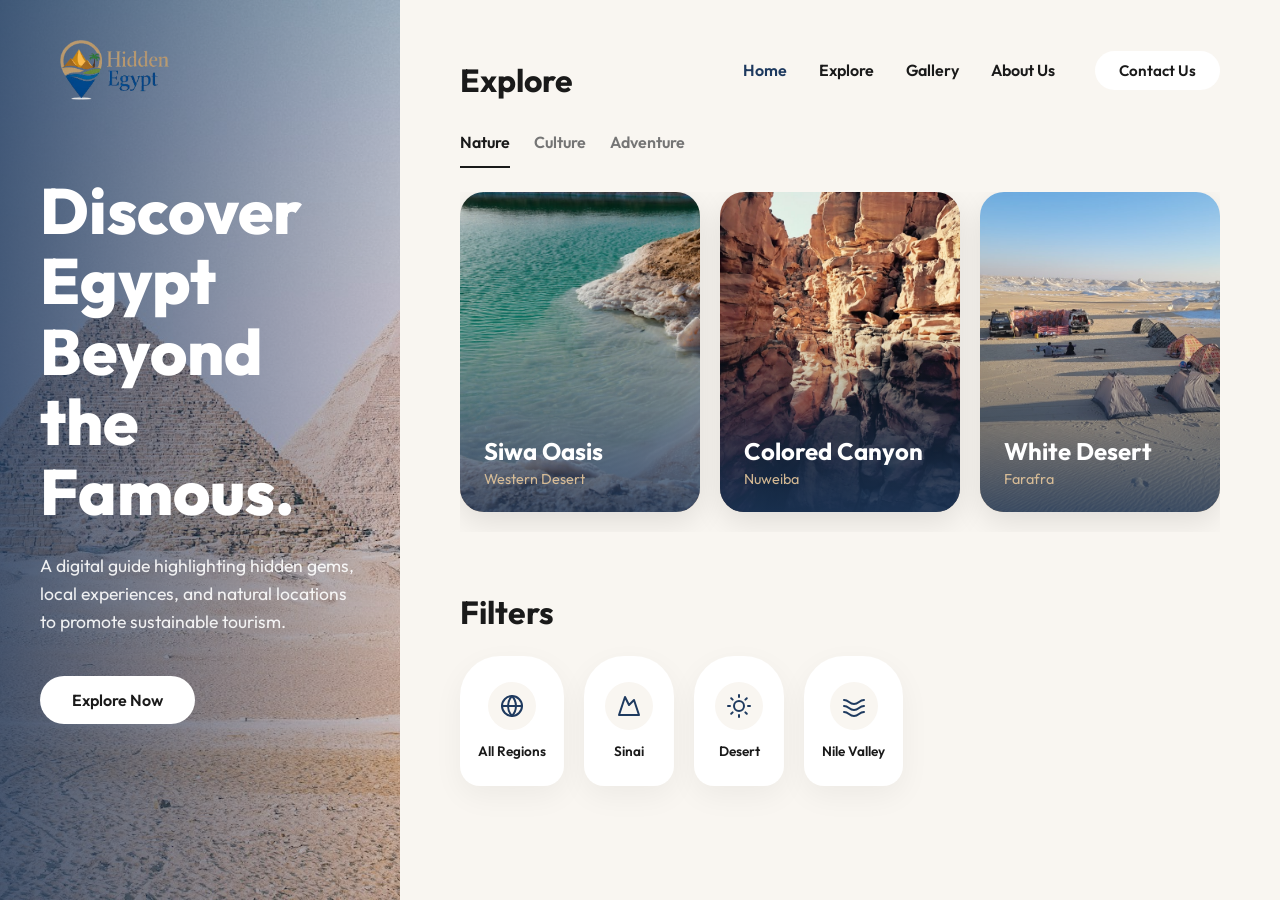
<file: index.html>
<!DOCTYPE html>
<html lang="en">

<head>
    <meta charset="UTF-8">
    <meta name="viewport" content="width=device-width, initial-scale=1.0">
    
    <title>Hidden Egypt - Discover Egypt Beyond the Famous</title>
    <link rel="icon" type="image/png" href="images/favicon.png">
    <!-- CSS -->
    <link rel="stylesheet" href="css/style.css?v=2">
</head>

<body>

    <div class="split-container">

        <!-- Unified Absolute Header -->
        <input type="checkbox" id="nav-toggle" class="nav-toggle-input" aria-hidden="true">
        <header class="home-header"
            style="position: absolute; top: 0; left: 0; right: 0; z-index: 1000; padding: 40px 60px; display: flex; justify-content: space-between; align-items: center;">
            <!-- Logo -->
            <a href="index.html" style="display: block;">
                <img src="images/logo.png" alt="Hidden Egypt" class="img-logo relative-logo">
            </a>

            <!-- Navigation -->
            <nav class="main-nav" style="margin-bottom: 0;">
                <ul class="nav-links" id="index-nav-links">
                    <li><a href="index.html" class="active" style="color:var(--color-secondary);">Home</a></li>
                    <li><a href="explore.html">Explore</a></li>
                    <li><a href="gallery.html">Gallery</a></li>
                    <li><a href="about.html">About Us</a></li>
                    <li class="mobile-only-contact"><a href="contact.html" class="btn nav-contact">Contact Us</a></li>
                </ul>
                <label class="menu-toggle" for="nav-toggle" aria-label="Toggle navigation">
                    <span></span><span></span><span></span>
                </label>
                <div class="desktop-only-contact">
                    <a href="contact.html" class="btn nav-contact"
                        style="padding: 10px 24px; font-size: 0.95rem;">Contact Us</a>
                </div>
            </nav>
        </header>


        <!-- Left Panel: Hero -->
        <main class="left-panel">
            <div class="left-panel-bg"></div>
            <div class="left-panel-overlay"></div>

            <!-- Logo -->


            <!-- Hero Content -->
            <div class="hero-content">
                <h1>Discover Egypt<br>Beyond the Famous.</h1>
                <p>A digital guide highlighting hidden gems, local experiences, and natural locations to promote
                    sustainable tourism.</p>
                <a href="explore.html" class="btn">Explore Now</a>
            </div>
        </main>

        <!-- Right Panel: Navigation & Content -->
        <aside class="right-panel">

            <!-- Navigation -->


            <!-- Explore Section -->
            <section class="explore-section">
                <h2 class="section-title">Explore</h2>

                <div class="tabs-container">
                    <input type="radio" id="tab-nature" name="category" checked>
                    <input type="radio" id="tab-culture" name="category">
                    <input type="radio" id="tab-adventure" name="category">

                    <div class="tabs-nav">
                        <label for="tab-nature" class="tab-label">Nature</label>
                        <label for="tab-culture" class="tab-label">Culture</label>
                        <label for="tab-adventure" class="tab-label">Adventure</label>
                    </div>

                    <div id="content-nature" class="tab-content">
                        <div class="cards-slider">
                            <a href="siwa.html" class="place-card"
                                style="background-image: url(images/siwa_oasis.jpg);">
                                <div class="place-card-content">
                                    <h3>Siwa Oasis</h3>
                                    <p>Western Desert</p>
                                </div>
                            </a>
                            <a href="colored-canyon.html" class="place-card"
                                style="background-image: url(images/colored_canyon.jpg);">
                                <div class="place-card-content">
                                    <h3>Colored Canyon</h3>
                                    <p>Nuweiba</p>
                                </div>
                            </a>
                            <a href="white-desert.html" class="place-card"
                                style="background-image: url(images/white_desert.jpg);">
                                <div class="place-card-content">
                                    <h3>White Desert</h3>
                                    <p>Farafra</p>
                                </div>
                            </a>
                        </div>
                    </div>

                    <div id="content-culture" class="tab-content">
                        <div class="cards-slider">
                            <a href="tunis.html" class="place-card"
                                style="background-image: url(images/tunis_village.jpg);">
                                <div class="place-card-content">
                                    <h3>Tunis Village</h3>
                                    <p>Fayoum</p>
                                </div>
                            </a>
                            <a href="dendera.html" class="place-card"
                                style="background-image: url(images/dendera_temple.jpg);">
                                <div class="place-card-content">
                                    <h3>Dendera Temple</h3>
                                    <p>Qena</p>
                                </div>
                            </a>
                        </div>
                    </div>

                    <div id="content-adventure" class="tab-content">
                        <div class="cards-slider">
                            <a href="ras-abu-galum.html" class="place-card"
                                style="background-image: url(images/ras_abu_galum_alt.jpg);">
                                <div class="place-card-content">
                                    <h3>Ras Abu Galum</h3>
                                    <p>South Sinai</p>
                                </div>
                            </a>
                            <a href="colored-canyon.html" class="place-card"
                                style="background-image: url(images/colored_canyon.jpg);">
                                <div class="place-card-content">
                                    <h3>Colored Canyon</h3>
                                    <p>Nuweiba</p>
                                </div>
                            </a>
                            <a href="white-desert.html" class="place-card"
                                style="background-image: url(images/white_desert.jpg);">
                                <div class="place-card-content">
                                    <h3>White Desert</h3>
                                    <p>Farafra</p>
                                </div>
                            </a>
                        </div>
                    </div>
                </div>
            </section>

            <!-- Filters Preview Section -->
            <section class="filters-preview" style="padding-bottom: 20px;">
                <h2 class="section-title">Filters</h2>
                <div class="filters-container">
                    <a href="explore.html" class="filter-btn" style="text-decoration:none;">
                        <div class="filter-icon" style="color: var(--color-secondary);"><svg width="24" height="24"
                                viewBox="0 0 24 24" fill="none" stroke="currentColor" stroke-width="2"
                                stroke-linecap="round" stroke-linejoin="round">
                                <circle cx="12" cy="12" r="10"></circle>
                                <path
                                    d="M12 2a15.3 15.3 0 0 1 4 10 15.3 15.3 0 0 1-4 10 15.3 15.3 0 0 1-4-10 15.3 15.3 0 0 1 4-10z">
                                </path>
                                <path d="M2 12h20"></path>
                            </svg></div>
                        <span class="filter-name">All Regions</span>
                    </a>
                    <a href="explore.html#filter-sinai" class="filter-btn" style="text-decoration:none;">
                        <div class="filter-icon" style="color: var(--color-secondary);"><svg width="24" height="24"
                                viewBox="0 0 24 24" fill="none" stroke="currentColor" stroke-width="2"
                                stroke-linecap="round" stroke-linejoin="round">
                                <path d="M8 3l4 8 5-5 5 15H2L8 3z"></path>
                            </svg></div>
                        <span class="filter-name">Sinai</span>
                    </a>
                    <a href="explore.html#filter-desert" class="filter-btn" style="text-decoration:none;">
                        <div class="filter-icon" style="color: var(--color-secondary);"><svg width="24" height="24"
                                viewBox="0 0 24 24" fill="none" stroke="currentColor" stroke-width="2"
                                stroke-linecap="round" stroke-linejoin="round">
                                <circle cx="12" cy="12" r="5"></circle>
                                <line x1="12" y1="1" x2="12" y2="3"></line>
                                <line x1="12" y1="21" x2="12" y2="23"></line>
                                <line x1="4.22" y1="4.22" x2="5.64" y2="5.64"></line>
                                <line x1="18.36" y1="18.36" x2="19.78" y2="19.78"></line>
                                <line x1="1" y1="12" x2="3" y2="12"></line>
                                <line x1="21" y1="12" x2="23" y2="12"></line>
                                <line x1="4.22" y1="19.78" x2="5.64" y2="18.36"></line>
                                <line x1="18.36" y1="5.64" x2="19.78" y2="4.22"></line>
                            </svg></div>
                        <span class="filter-name">Desert</span>
                    </a>
                    <a href="explore.html#filter-nile" class="filter-btn" style="text-decoration:none;">
                        <div class="filter-icon" style="color: var(--color-secondary);"><svg width="24" height="24"
                                viewBox="0 0 24 24" fill="none" stroke="currentColor" stroke-width="2"
                                stroke-linecap="round" stroke-linejoin="round">
                                <path
                                    d="M2 12c5 0 5 4 10 4s5-4 10-4M2 18c5 0 5 4 10 4s5-4 10-4M2 6c5 0 5 4 10 4s5-4 10-4">
                                </path>
                            </svg></div>
                        <span class="filter-name">Nile Valley</span>
                    </a>
                </div>
            </section>

        </aside>

    </div>
</body>

</html>
</file>
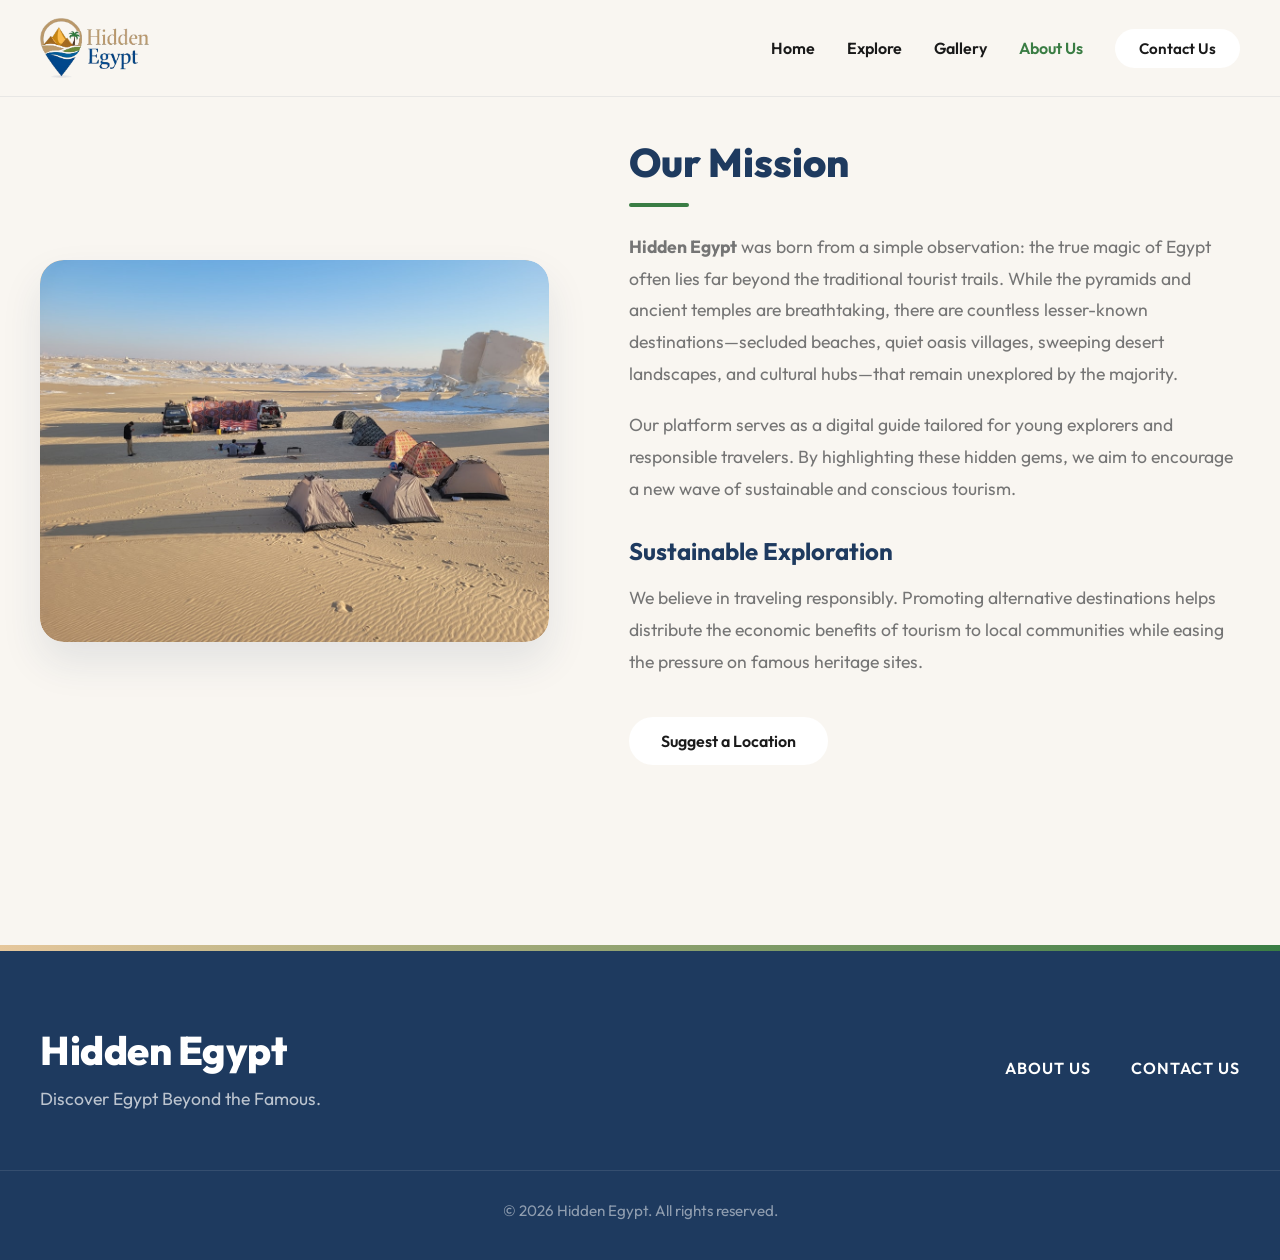
<file: about.html>
<!DOCTYPE html>
<html lang="en">
<head>
    <meta charset="UTF-8">
    <meta name="viewport" content="width=device-width, initial-scale=1.0">
    
    <title>About Us - Hidden Egypt</title>
    <title>About Us - Hidden Egypt</title>
    <link rel="icon" type="image/png" href="images/favicon.png">
    <!-- CSS -->
    <link rel="stylesheet" href="css/style.css?v=2">
    <link rel="stylesheet" href="css/explore.css"> <!-- Reusing header styles -->
    <link rel="stylesheet" href="css/pages.css">
</head>
<body>


    <input type="checkbox" id="nav-toggle" class="nav-toggle-input" aria-hidden="true">
<header class="page-header">
        <div class="container" style="display: flex; justify-content: space-between; align-items: center;">
            <div class="logo-container-relative">
                <a href="index.html">
                    <img src="images/logo.png" alt="Hidden Egypt" class="img-logo relative-logo">
                </a>
            </div>
            <nav class="main-nav" style="margin-bottom: 0;">
                <ul class="nav-links" id="sub-nav-links">
                    <li><a href="index.html">Home</a></li>
                    <li><a href="explore.html">Explore</a></li>
                    <li><a href="gallery.html">Gallery</a></li>
                    <li><a href="about.html" class="active">About Us</a></li>
                    <li class="mobile-only-contact"><a href="contact.html" class="btn nav-contact" style="padding: 10px 24px; font-size: 0.95rem;">Contact Us</a></li>
                </ul>
                <label class="menu-toggle" for="nav-toggle" aria-label="Toggle navigation">
                    <span></span><span></span><span></span>
                </label>
                
                <div class="desktop-only-contact"><a href="contact.html" class="btn nav-contact" style="padding: 10px 24px; font-size: 0.95rem;">Contact Us</a></div>
            </nav>
        </div>
    </header>


    

    <main class="about-main container">
        <div class="about-grid">
            <div class="about-image">
                <img src="images/generic_landscape.jpg" alt="Discovering hidden gems">
                <div class="image-accent"></div>
            </div>
            <div class="about-text">
                <h2>Our Mission</h2>
                <div class="divider"></div>
                <p><strong>Hidden Egypt</strong> was born from a simple observation: the true magic of Egypt often lies far beyond the traditional tourist trails. While the pyramids and ancient temples are breathtaking, there are countless lesser-known destinations—secluded beaches, quiet oasis villages, sweeping desert landscapes, and cultural hubs—that remain unexplored by the majority.</p>
                <p>Our platform serves as a digital guide tailored for young explorers and responsible travelers. By highlighting these hidden gems, we aim to encourage a new wave of sustainable and conscious tourism.</p>
                
                <h3>Sustainable Exploration</h3>
                <p>We believe in traveling responsibly. Promoting alternative destinations helps distribute the economic benefits of tourism to local communities while easing the pressure on famous heritage sites.</p>
                
                <a href="contact.html" class="btn btn-primary" style="margin-top: 20px;">Suggest a Location</a>
            </div>
        </div>
    </main>

</body>
    <!-- Footer -->
    <footer class="site-footer">
        <div class="container footer-content">
            <div class="footer-logo">
                <h2 style="color: var(--color-secondary);">Hidden Egypt</h2>
                <p>Discover Egypt Beyond the Famous.</p>
            </div>
            <div class="footer-links">
                <a href="about.html">About Us</a>
                <a href="contact.html">Contact Us</a>
                
            </div>
        </div>
        <div class="footer-bottom">
            <p>&copy; 2026 Hidden Egypt. All rights reserved.</p>
        </div>
    </footer>
</body>
</html>
</file>
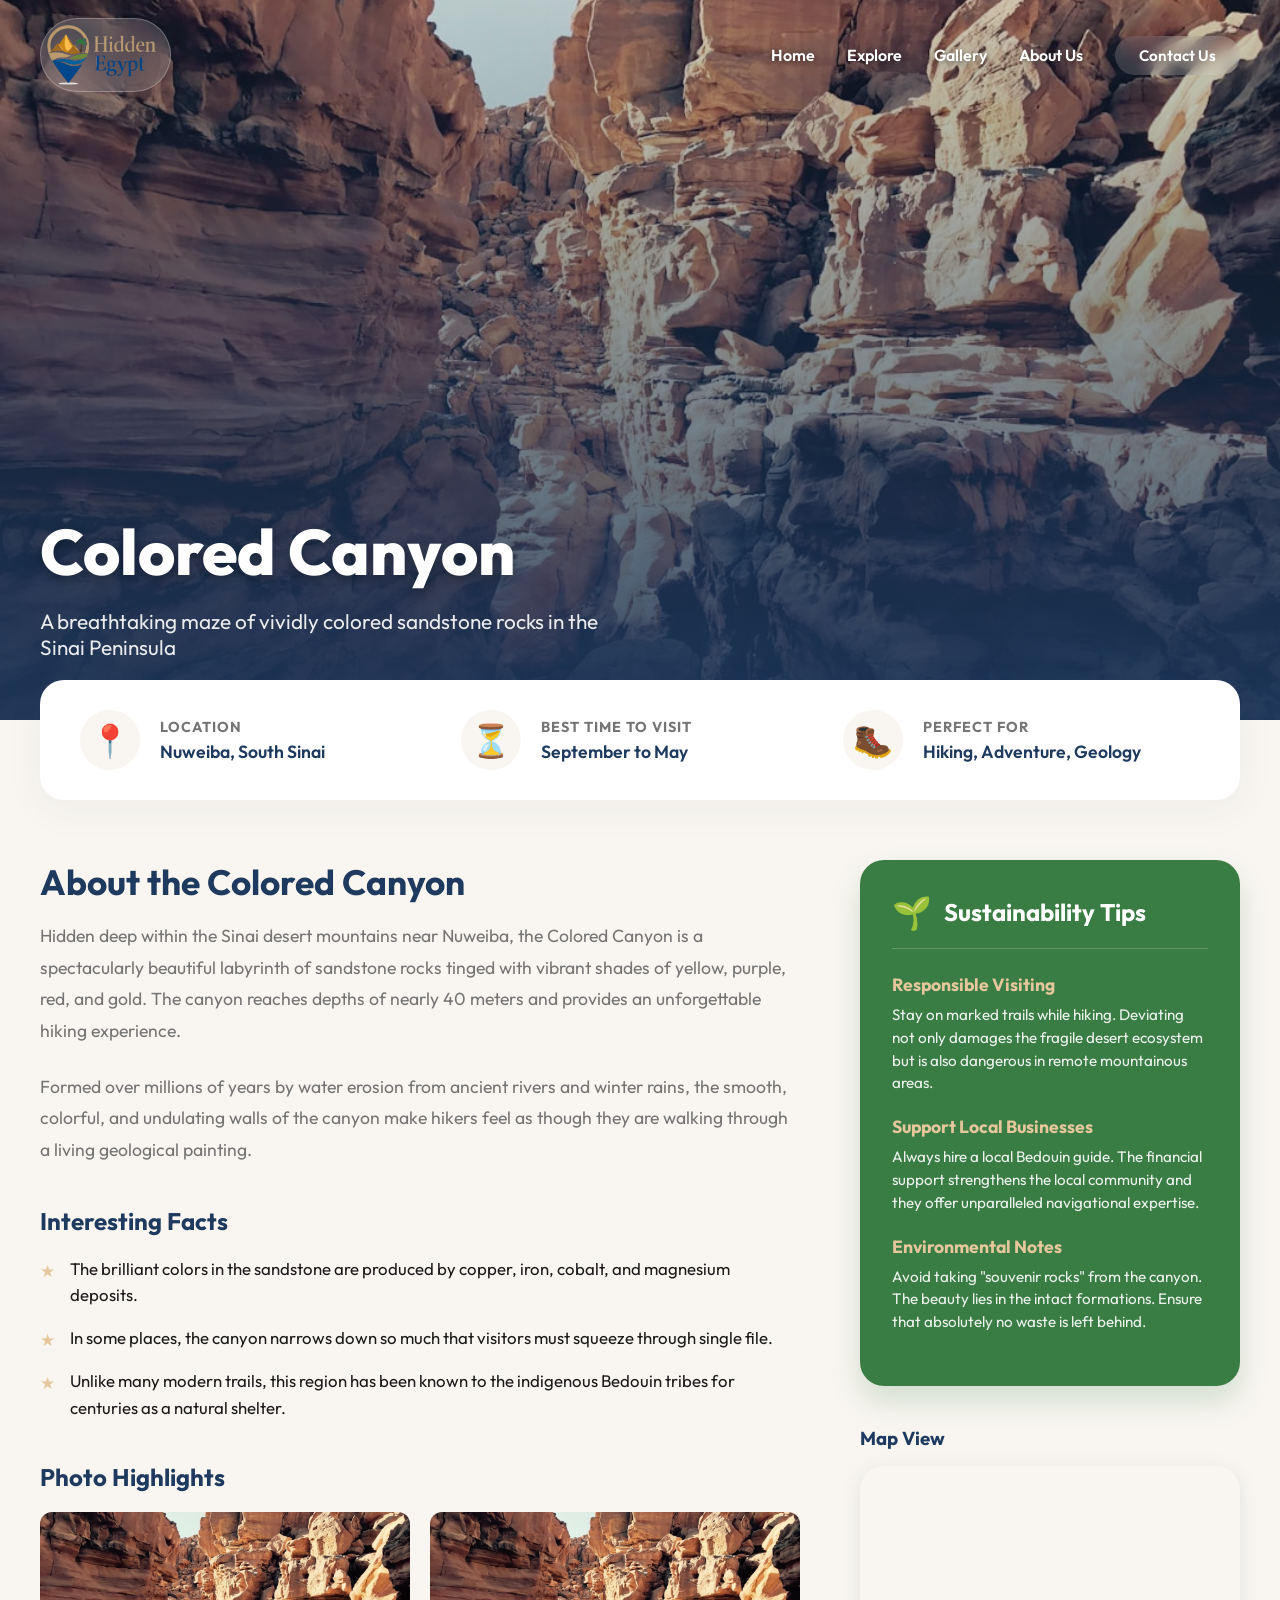
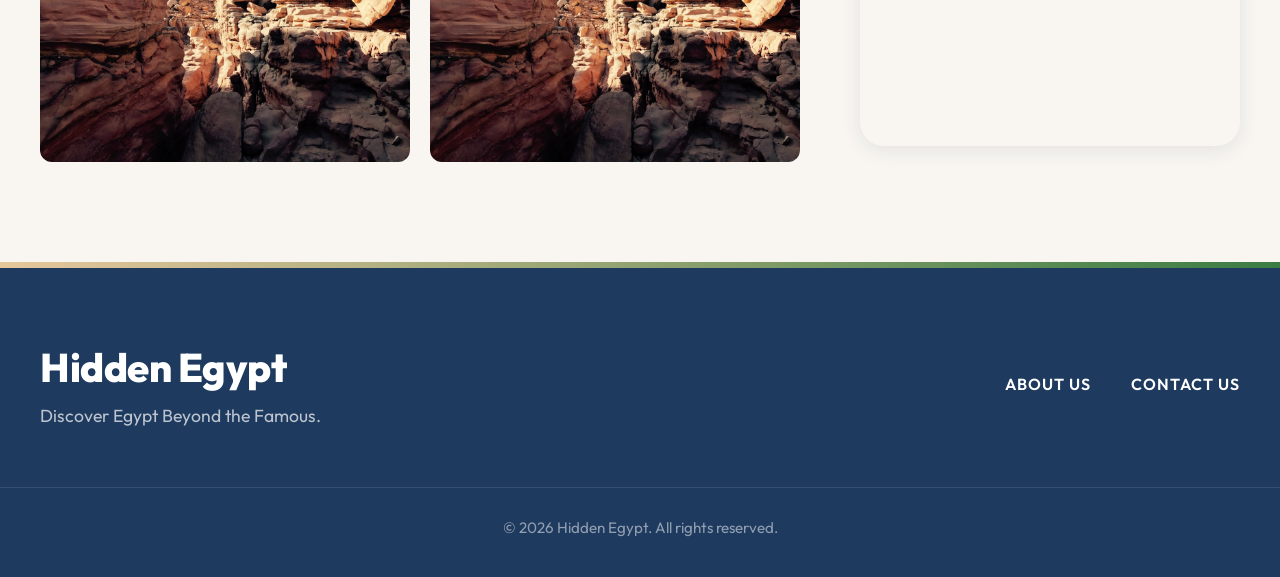
<file: colored-canyon.html>
<!DOCTYPE html>
<html lang="en">

<head>
    <meta charset="UTF-8">
    <meta name="viewport" content="width=device-width, initial-scale=1.0">
    
    <title>Colored Canyon - Hidden Egypt</title>
    <title>Colored Canyon - Hidden Egypt</title>
    <link rel="icon" type="image/png" href="images/favicon.png">
    <!-- CSS -->
    <link rel="stylesheet" href="css/style.css?v=2">
    <link rel="stylesheet" href="css/explore.css">
    <link rel="stylesheet" href="css/place.css">
</head>

<body class="body-hero">


    <input type="checkbox" id="nav-toggle" class="nav-toggle-input" aria-hidden="true">
    <header class="page-header">
        <div class="container" style="display: flex; justify-content: space-between; align-items: center;">
            <div class="logo-container-relative">
                <a href="index.html">
                    <img src="images/logo.png" alt="Hidden Egypt" class="img-logo relative-logo">
                </a>
            </div>
            <nav class="main-nav" style="margin-bottom: 0;">
                <ul class="nav-links" id="sub-nav-links">
                    <li><a href="index.html">Home</a></li>
                    <li><a href="explore.html">Explore</a></li>
                    <li><a href="gallery.html">Gallery</a></li>
                    <li><a href="about.html">About Us</a></li>
                    <li class="mobile-only-contact"><a href="contact.html" class="btn nav-contact"
                            style="padding: 10px 24px; font-size: 0.95rem;">Contact Us</a></li>
                </ul>
                <label class="menu-toggle" for="nav-toggle" aria-label="Toggle navigation">
                    <span></span><span></span><span></span>
                </label>

                <div class="desktop-only-contact"><a href="contact.html" class="btn nav-contact"
                        style="padding: 10px 24px; font-size: 0.95rem;">Contact Us</a></div>
            </nav>
        </div>
    </header>




    <div class="place-hero">
        <div class="place-hero-bg" style="background-image: url(images/colored_canyon.jpg);"></div>
        <div class="place-hero-overlay"></div>
        <div class="place-hero-content container">
            <h1>Colored Canyon</h1>
            <p class="tagline">A breathtaking maze of vividly colored sandstone rocks in the Sinai Peninsula</p>
        </div>
    </div>

    <main class="place-main container">

        <div class="quick-info">
            <div class="info-card">
                <div class="info-icon">📍</div>
                <div class="info-text">
                    <h4>Location</h4>
                    <p>Nuweiba, South Sinai</p>
                </div>
            </div>
            <div class="info-card">
                <div class="info-icon">⏳</div>
                <div class="info-text">
                    <h4>Best Time to Visit</h4>
                    <p>September to May</p>
                </div>
            </div>
            <div class="info-card">
                <div class="info-icon">🥾</div>
                <div class="info-text">
                    <h4>Perfect For</h4>
                    <p>Hiking, Adventure, Geology</p>
                </div>
            </div>
        </div>

        <div class="place-content-wrapper">
            <div class="place-details">
                <h2>About the Colored Canyon</h2>
                <div class="divider"></div>
                <p>Hidden deep within the Sinai desert mountains near Nuweiba, the Colored Canyon is a spectacularly
                    beautiful labyrinth of sandstone rocks tinged with vibrant shades of yellow, purple, red, and gold.
                    The canyon reaches depths of nearly 40 meters and provides an unforgettable hiking experience.</p>
                <p>Formed over millions of years by water erosion from ancient rivers and winter rains, the smooth,
                    colorful, and undulating walls of the canyon make hikers feel as though they are walking through a
                    living geological painting.</p>

                <h3>Interesting Facts</h3>
                <ul class="facts-list">
                    <li>The brilliant colors in the sandstone are produced by copper, iron, cobalt, and magnesium
                        deposits.</li>
                    <li>In some places, the canyon narrows down so much that visitors must squeeze through single file.
                    </li>
                    <li>Unlike many modern trails, this region has been known to the indigenous Bedouin tribes for
                        centuries as a natural shelter.</li>
                    <li class="mobile-only-contact"><a href="contact.html" class="btn nav-contact"
                            style="padding: 10px 24px; font-size: 0.95rem;">Contact Us</a></li>
                </ul>

                <h3 style="margin-top: 40px; margin-bottom: 20px;">Photo Highlights</h3>
                <div class="mini-gallery">
                    <img src="images/colored_canyon.jpg" alt="Canyon View">
                    <img src="images/canyon_1.jpg" alt="Canyon Path">
                </div>
            </div>

            <aside class="place-sidebar">
                <div class="sustainability-box">
                    <div class="box-header">
                        <span class="icon">🌱</span>
                        <h3>Sustainability Tips</h3>
                    </div>

                    <div class="tip-item">
                        <h4>Responsible Visiting</h4>
                        <p>Stay on marked trails while hiking. Deviating not only damages the fragile desert ecosystem
                            but is also dangerous in remote mountainous areas.</p>
                    </div>

                    <div class="tip-item">
                        <h4>Support Local Businesses</h4>
                        <p>Always hire a local Bedouin guide. The financial support strengthens the local community and
                            they offer unparalleled navigational expertise.</p>
                    </div>

                    <div class="tip-item">
                        <h4>Environmental Notes</h4>
                        <p>Avoid taking "souvenir rocks" from the canyon. The beauty lies in the intact formations.
                            Ensure that absolutely no waste is left behind.</p>
                    </div>
                </div>

                <div class="map-miniature" style="margin-top: 40px;">
                    <h3 style="margin-bottom: 16px; color: var(--color-secondary);">Map View</h3>
                    <div
                        style="border-radius: var(--border-radius); overflow: hidden; border: none; box-shadow: 0 4px 20px rgba(30,58,95,0.1);">
                        <iframe
                            src="https://www.google.com/maps/embed?pb=!1m18!1m12!1m3!1d47000!2d34.4!3d29.05!2m3!1f0!2f0!3f0!3m2!1i1024!2i768!4f13.1!3m3!1m2!1s0x14fd2cd40d89f5b7%3A0x8d1aef6e7e3a7b9a!2sColored%20Canyon%2C%20Nuweiba!5e0!3m2!1sen!2seg!4v1"
                            width="100%" height="280" style="border:0; display:block;" allowfullscreen="" loading="lazy"
                            referrerpolicy="no-referrer-when-downgrade" title="Map location">
                        </iframe>
                    </div>
                </div>
            </aside>
        </div>

    </main>

    <!-- Footer -->
    <footer class="site-footer">
        <div class="container footer-content">
            <div class="footer-logo">
                <h2 style="color: var(--color-secondary);">Hidden Egypt</h2>
                <p>Discover Egypt Beyond the Famous.</p>
            </div>
            <div class="footer-links">
                <a href="about.html">About Us</a>
                <a href="contact.html">Contact Us</a>

            </div>
        </div>
        <div class="footer-bottom">
            <p>&copy; 2026 Hidden Egypt. All rights reserved.</p>
        </div>
    </footer>
</body>

</html>
</file>
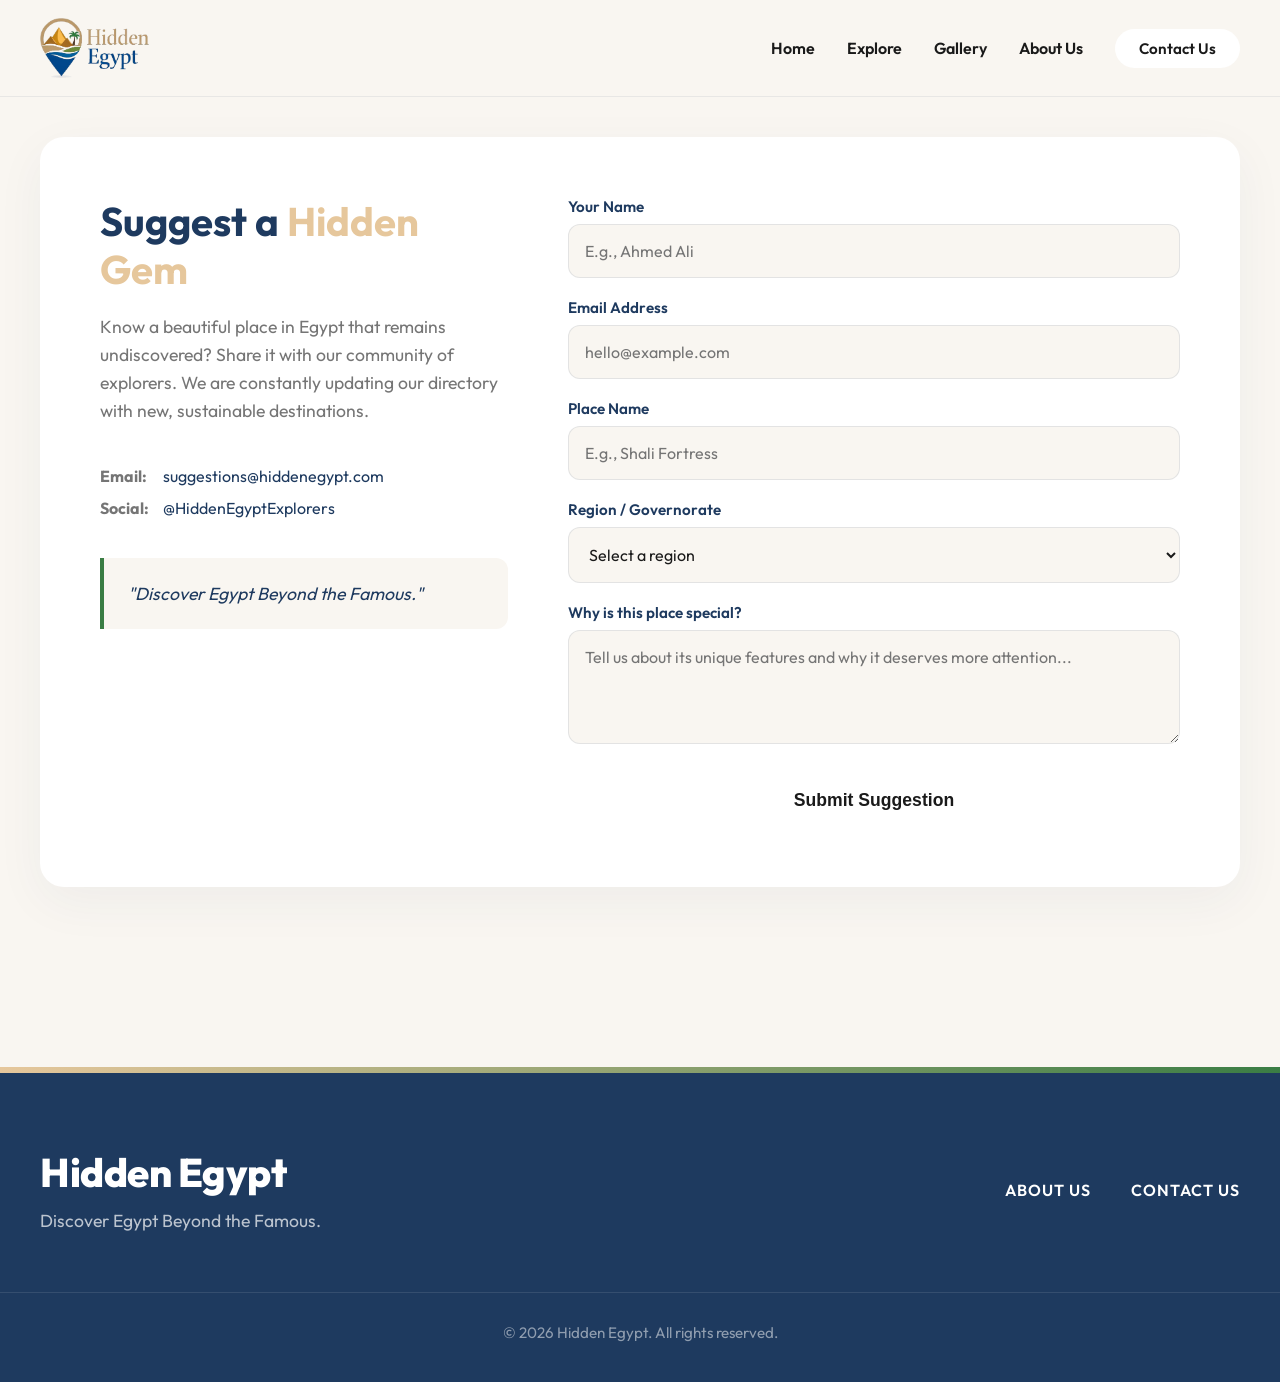
<file: contact.html>
<!DOCTYPE html>
<html lang="en">
<head>
    <meta charset="UTF-8">
    <meta name="viewport" content="width=device-width, initial-scale=1.0">
    
    <title>Contact Us - Hidden Egypt</title>
    <title>Contact Us - Hidden Egypt</title>
    <link rel="icon" type="image/png" href="images/favicon.png">
    <!-- CSS -->
    <link rel="stylesheet" href="css/style.css?v=2">
    <link rel="stylesheet" href="css/explore.css">
    <link rel="stylesheet" href="css/pages.css">
</head>
<body>


    <input type="checkbox" id="nav-toggle" class="nav-toggle-input" aria-hidden="true">
<header class="page-header">
        <div class="container" style="display: flex; justify-content: space-between; align-items: center;">
            <div class="logo-container-relative">
                <a href="index.html">
                    <img src="images/logo.png" alt="Hidden Egypt" class="img-logo relative-logo">
                </a>
            </div>
            <nav class="main-nav" style="margin-bottom: 0;">
                <ul class="nav-links" id="sub-nav-links">
                    <li><a href="index.html">Home</a></li>
                    <li><a href="explore.html">Explore</a></li>
                    <li><a href="gallery.html">Gallery</a></li>
                    <li><a href="about.html">About Us</a></li>
                    <li class="mobile-only-contact"><a href="contact.html" class="btn nav-contact" style="padding: 10px 24px; font-size: 0.95rem;">Contact Us</a></li>
                </ul>
                <label class="menu-toggle" for="nav-toggle" aria-label="Toggle navigation">
                    <span></span><span></span><span></span>
                </label>
                
                <div class="desktop-only-contact"><a href="contact.html" class="btn nav-contact" style="padding: 10px 24px; font-size: 0.95rem;">Contact Us</a></div>
            </nav>
        </div>
    </header>


    

    <main class="contact-main container">
        <div class="contact-wrapper">
            <div class="contact-info">
                <h1>Suggest a <span>Hidden Gem</span></h1>
                <p>Know a beautiful place in Egypt that remains undiscovered? Share it with our community of explorers. We are constantly updating our directory with new, sustainable destinations.</p>
                
                <ul class="contact-details">
                    <li><strong>Email:</strong> suggestions@hiddenegypt.com</li>
                    <li><strong>Social:</strong> @HiddenEgyptExplorers</li>
                    <li class="mobile-only-contact"><a href="contact.html" class="btn nav-contact" style="padding: 10px 24px; font-size: 0.95rem;">Contact Us</a></li>
                </ul>
                
                <div class="slogan-box">
                    <em>"Discover Egypt Beyond the Famous."</em>
                </div>
            </div>
            
            <div class="contact-form-container">
                <form class="contact-form" action="#" method="POST" onsubmit="event.preventDefault(); alert('Form submitted successfully!');">
                    <div class="form-group">
                        <label for="name">Your Name</label>
                        <input type="text" id="name" name="name" placeholder="E.g., Ahmed Ali" required>
                    </div>
                    
                    <div class="form-group">
                        <label for="email">Email Address</label>
                        <input type="email" id="email" name="email" placeholder="hello@example.com" required>
                    </div>
                    
                    <div class="form-group">
                        <label for="place">Place Name</label>
                        <input type="text" id="place" name="place" placeholder="E.g., Shali Fortress" required>
                    </div>
                    
                    <div class="form-group">
                        <label for="region">Region / Governorate</label>
                        <select id="region" name="region" required>
                            <option value="" disabled selected>Select a region</option>
                            <option value="sinai">Sinai Peninsula</option>
                            <option value="western">Western Desert</option>
                            <option value="eastern">Eastern Desert</option>
                            <option value="nile">Nile Valley</option>
                            <option value="coast">North Coast / Red Sea</option>
                        </select>
                    </div>
                    
                    <div class="form-group">
                        <label for="message">Why is this place special?</label>
                        <textarea id="message" name="message" rows="4" placeholder="Tell us about its unique features and why it deserves more attention..." required></textarea>
                    </div>
                    
                    <button type="submit" class="btn btn-primary submit-btn">Submit Suggestion</button>
                </form>
            </div>
        </div>
    </main>

</body>
    <!-- Footer -->
    <footer class="site-footer">
        <div class="container footer-content">
            <div class="footer-logo">
                <h2 style="color: var(--color-secondary);">Hidden Egypt</h2>
                <p>Discover Egypt Beyond the Famous.</p>
            </div>
            <div class="footer-links">
                <a href="about.html">About Us</a>
                <a href="contact.html">Contact Us</a>
                
            </div>
        </div>
        <div class="footer-bottom">
            <p>&copy; 2026 Hidden Egypt. All rights reserved.</p>
        </div>
    </footer>
</body>
</html>
</file>
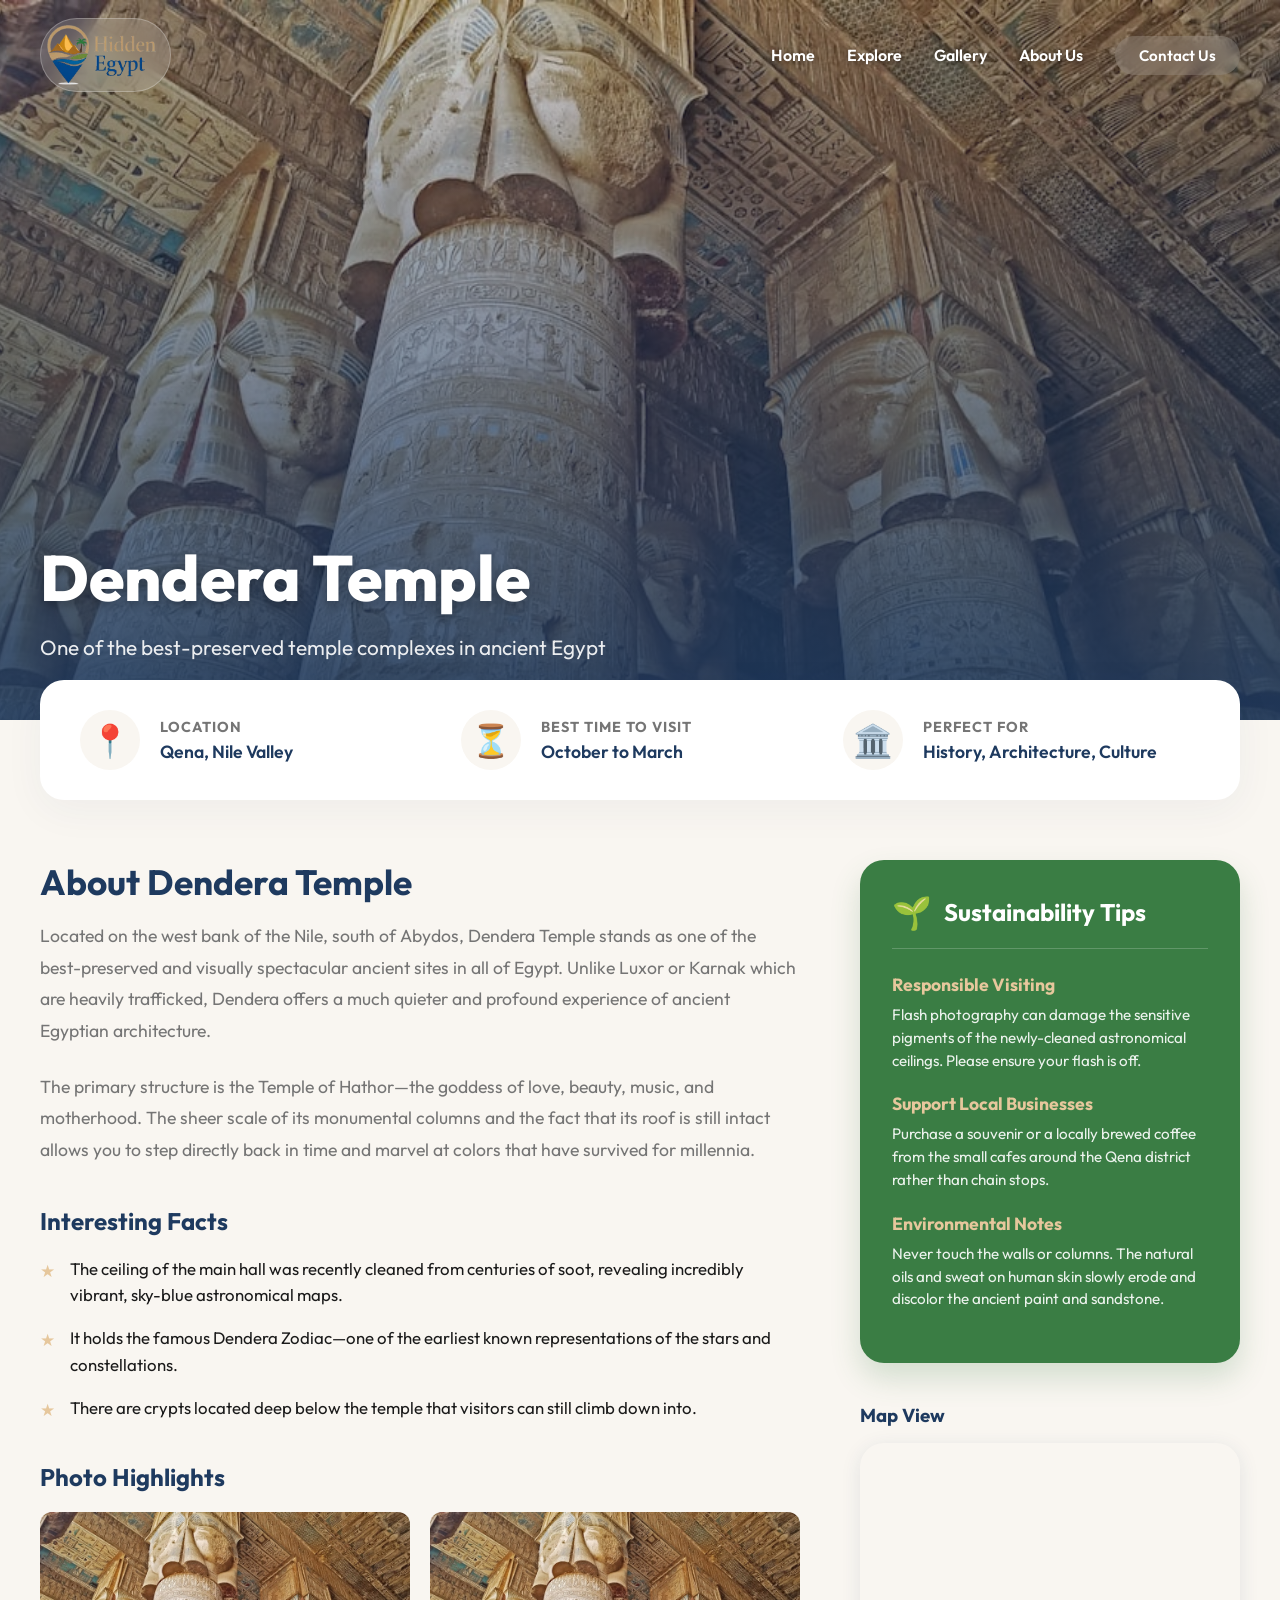
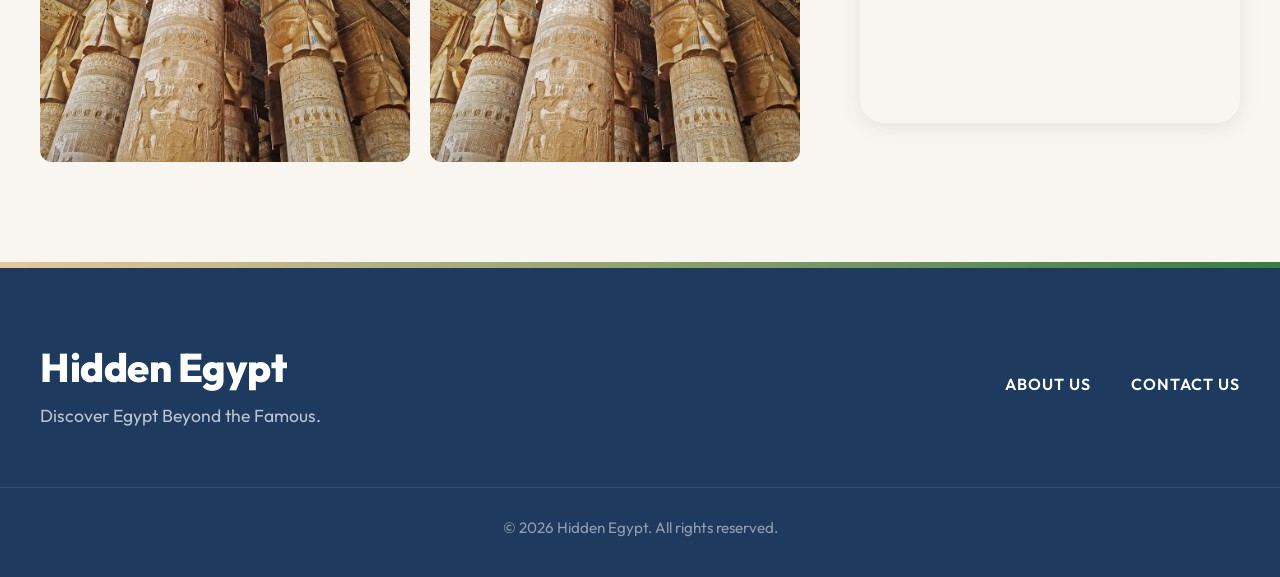
<file: dendera.html>
<!DOCTYPE html>
<html lang="en">

<head>
    <meta charset="UTF-8">
    <meta name="viewport" content="width=device-width, initial-scale=1.0">
    
    <title>Dendera Temple - Hidden Egypt</title>
    <title>Dendera Temple - Hidden Egypt</title>
    <link rel="icon" type="image/png" href="images/favicon.png">
    <!-- CSS -->
    <link rel="stylesheet" href="css/style.css?v=2">
    <link rel="stylesheet" href="css/explore.css">
    <link rel="stylesheet" href="css/place.css">
</head>

<body class="body-hero">


    <input type="checkbox" id="nav-toggle" class="nav-toggle-input" aria-hidden="true">
    <header class="page-header">
        <div class="container" style="display: flex; justify-content: space-between; align-items: center;">
            <div class="logo-container-relative">
                <a href="index.html">
                    <img src="images/logo.png" alt="Hidden Egypt" class="img-logo relative-logo">
                </a>
            </div>
            <nav class="main-nav" style="margin-bottom: 0;">
                <ul class="nav-links" id="sub-nav-links">
                    <li><a href="index.html">Home</a></li>
                    <li><a href="explore.html">Explore</a></li>
                    <li><a href="gallery.html">Gallery</a></li>
                    <li><a href="about.html">About Us</a></li>
                    <li class="mobile-only-contact"><a href="contact.html" class="btn nav-contact"
                            style="padding: 10px 24px; font-size: 0.95rem;">Contact Us</a></li>
                </ul>
                <label class="menu-toggle" for="nav-toggle" aria-label="Toggle navigation">
                    <span></span><span></span><span></span>
                </label>

                <div class="desktop-only-contact"><a href="contact.html" class="btn nav-contact"
                        style="padding: 10px 24px; font-size: 0.95rem;">Contact Us</a></div>
            </nav>
        </div>
    </header>




    <div class="place-hero">
        <div class="place-hero-bg" style="background-image: url(images/dendera_temple.jpg);"></div>
        <div class="place-hero-overlay"></div>
        <div class="place-hero-content container">
            <h1>Dendera Temple</h1>
            <p class="tagline">One of the best-preserved temple complexes in ancient Egypt</p>
        </div>
    </div>

    <main class="place-main container">

        <div class="quick-info">
            <div class="info-card">
                <div class="info-icon">📍</div>
                <div class="info-text">
                    <h4>Location</h4>
                    <p>Qena, Nile Valley</p>
                </div>
            </div>
            <div class="info-card">
                <div class="info-icon">⏳</div>
                <div class="info-text">
                    <h4>Best Time to Visit</h4>
                    <p>October to March</p>
                </div>
            </div>
            <div class="info-card">
                <div class="info-icon">🏛️</div>
                <div class="info-text">
                    <h4>Perfect For</h4>
                    <p>History, Architecture, Culture</p>
                </div>
            </div>
        </div>

        <div class="place-content-wrapper">
            <div class="place-details">
                <h2>About Dendera Temple</h2>
                <div class="divider"></div>
                <p>Located on the west bank of the Nile, south of Abydos, Dendera Temple stands as one of the
                    best-preserved and visually spectacular ancient sites in all of Egypt. Unlike Luxor or Karnak which
                    are heavily trafficked, Dendera offers a much quieter and profound experience of ancient Egyptian
                    architecture.</p>
                <p>The primary structure is the Temple of Hathor—the goddess of love, beauty, music, and motherhood. The
                    sheer scale of its monumental columns and the fact that its roof is still intact allows you to step
                    directly back in time and marvel at colors that have survived for millennia.</p>

                <h3>Interesting Facts</h3>
                <ul class="facts-list">
                    <li>The ceiling of the main hall was recently cleaned from centuries of soot, revealing incredibly
                        vibrant, sky-blue astronomical maps.</li>
                    <li>It holds the famous Dendera Zodiac—one of the earliest known representations of the stars and
                        constellations.</li>
                    <li>There are crypts located deep below the temple that visitors can still climb down into.</li>
                    <li class="mobile-only-contact"><a href="contact.html" class="btn nav-contact"
                            style="padding: 10px 24px; font-size: 0.95rem;">Contact Us</a></li>
                </ul>

                <h3 style="margin-top: 40px; margin-bottom: 20px;">Photo Highlights</h3>
                <div class="mini-gallery">
                    <img src="images/dendera_temple.jpg" alt="Temple Pillars">
                    <img src="images/dendera_1.jpg" alt="Hathor Ceiling">
                </div>
            </div>

            <aside class="place-sidebar">
                <div class="sustainability-box">
                    <div class="box-header">
                        <span class="icon">🌱</span>
                        <h3>Sustainability Tips</h3>
                    </div>

                    <div class="tip-item">
                        <h4>Responsible Visiting</h4>
                        <p>Flash photography can damage the sensitive pigments of the newly-cleaned astronomical
                            ceilings. Please ensure your flash is off.</p>
                    </div>

                    <div class="tip-item">
                        <h4>Support Local Businesses</h4>
                        <p>Purchase a souvenir or a locally brewed coffee from the small cafes around the Qena district
                            rather than chain stops.</p>
                    </div>

                    <div class="tip-item">
                        <h4>Environmental Notes</h4>
                        <p>Never touch the walls or columns. The natural oils and sweat on human skin slowly erode and
                            discolor the ancient paint and sandstone.</p>
                    </div>
                </div>

                <div class="map-miniature" style="margin-top: 40px;">
                    <h3 style="margin-bottom: 16px; color: var(--color-secondary);">Map View</h3>
                    <div
                        style="border-radius: var(--border-radius); overflow: hidden; border: none; box-shadow: 0 4px 20px rgba(30,58,95,0.1);">
                        <iframe
                            src="https://www.google.com/maps/embed?pb=!1m18!1m12!1m3!1d10000!2d32.6697!3d26.1422!2m3!1f0!2f0!3f0!3m2!1i1024!2i768!4f13.1!3m3!1m2!1s0x1444b23a8c5d3d99%3A0x8c6f0eb3aadb4c4a!2sDendera%20Temple%20Complex!5e0!3m2!1sen!2seg!4v1"
                            width="100%" height="280" style="border:0; display:block;" allowfullscreen="" loading="lazy"
                            referrerpolicy="no-referrer-when-downgrade" title="Map location">
                        </iframe>
                    </div>
                </div>
            </aside>
        </div>

    </main>

    <!-- Footer -->
    <footer class="site-footer">
        <div class="container footer-content">
            <div class="footer-logo">
                <h2 style="color: var(--color-secondary);">Hidden Egypt</h2>
                <p>Discover Egypt Beyond the Famous.</p>
            </div>
            <div class="footer-links">
                <a href="about.html">About Us</a>
                <a href="contact.html">Contact Us</a>

            </div>
        </div>
        <div class="footer-bottom">
            <p>&copy; 2026 Hidden Egypt. All rights reserved.</p>
        </div>
    </footer>
</body>

</html>
</file>
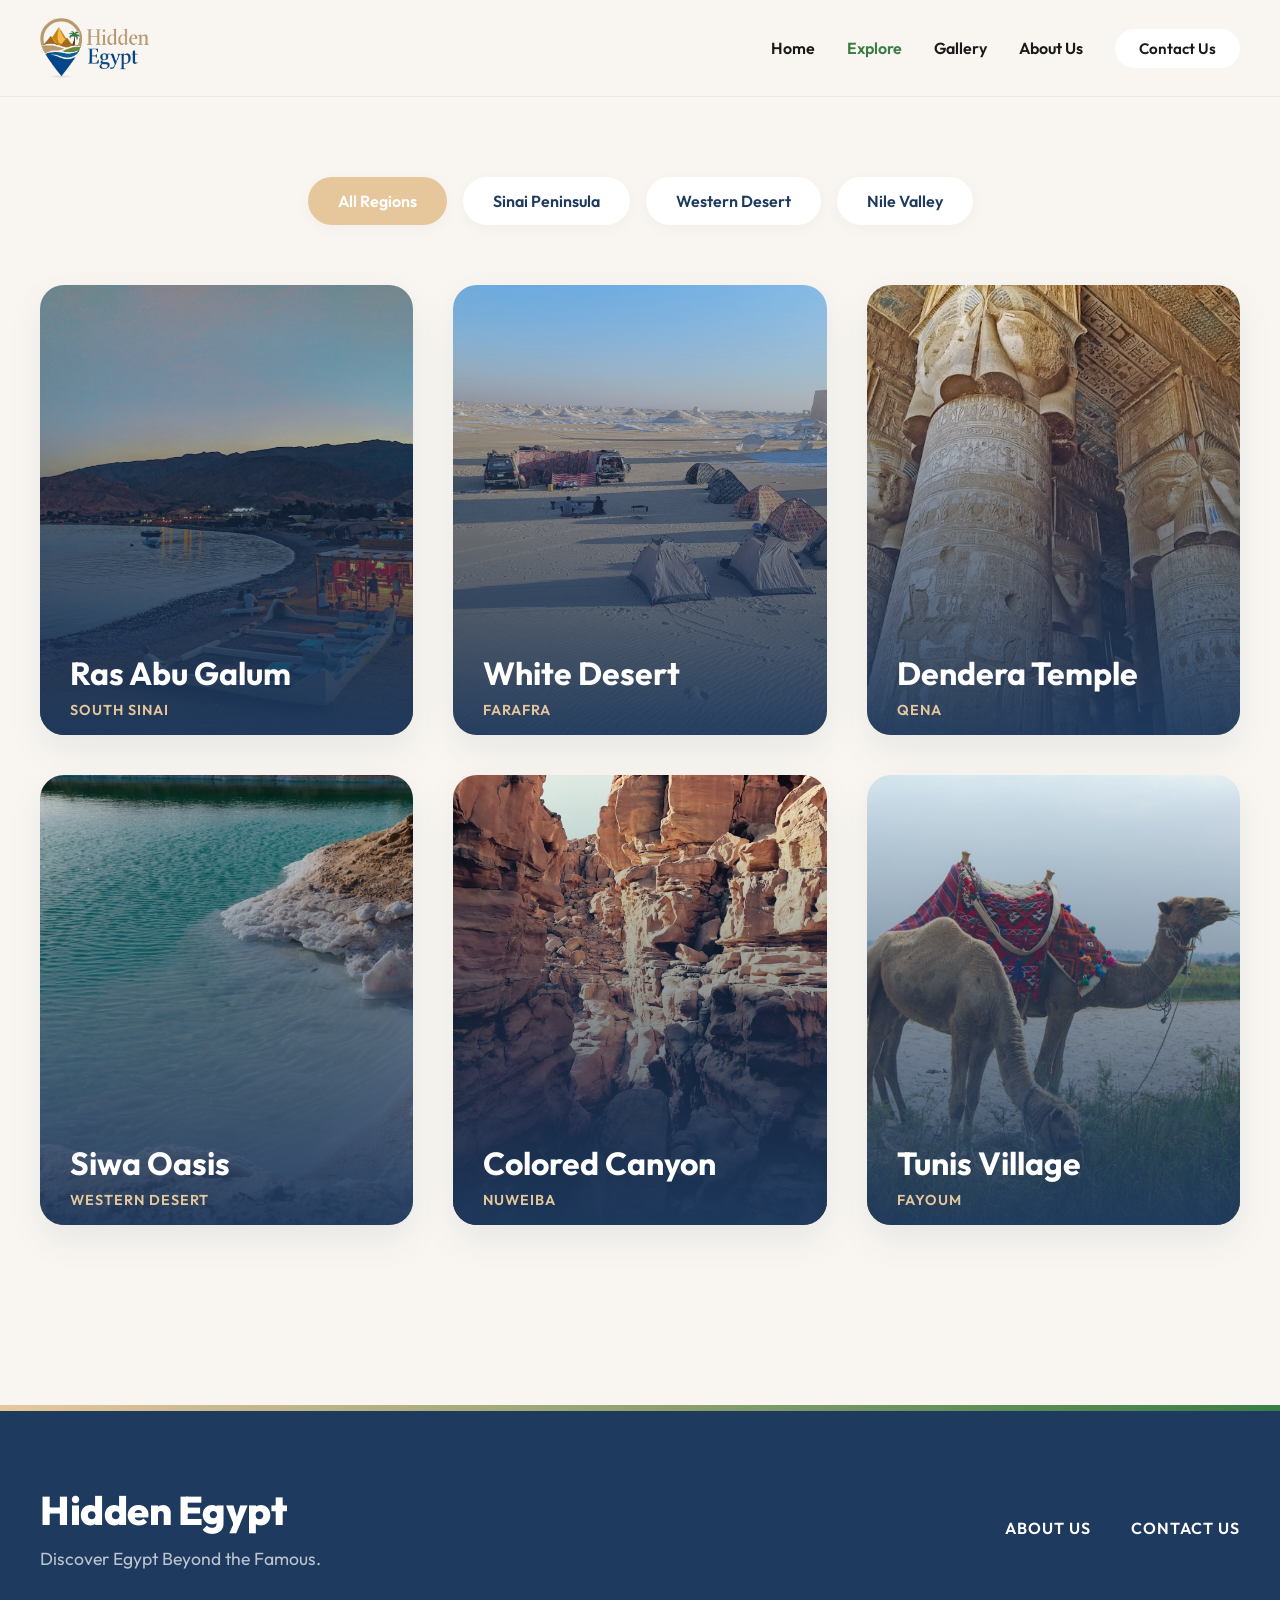
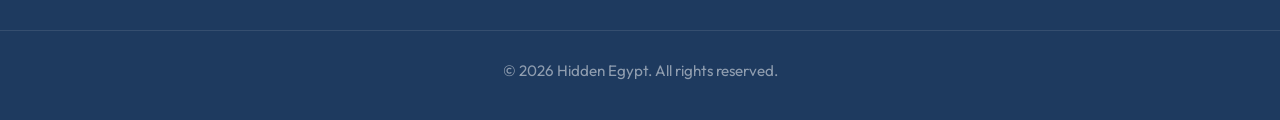
<file: explore.html>
<!DOCTYPE html>
<html lang="en">
<head>
    <meta charset="UTF-8">
    <meta name="viewport" content="width=device-width, initial-scale=1.0">
    
    <title>Explore - Hidden Egypt</title>
    <title>Explore - Hidden Egypt</title>
    <link rel="icon" type="image/png" href="images/favicon.png">
    <!-- CSS -->
    <link rel="stylesheet" href="css/style.css?v=2">
    <link rel="stylesheet" href="css/explore.css">
</head>
<body>


    <input type="checkbox" id="nav-toggle" class="nav-toggle-input" aria-hidden="true">
<header class="page-header">
        <div class="container" style="display: flex; justify-content: space-between; align-items: center;">
            <div class="logo-container-relative">
                <a href="index.html">
                    <img src="images/logo.png" alt="Hidden Egypt" class="img-logo relative-logo">
                </a>
            </div>
            <nav class="main-nav" style="margin-bottom: 0;">
                <ul class="nav-links" id="sub-nav-links">
                    <li><a href="index.html">Home</a></li>
                    <li><a href="explore.html" class="active">Explore</a></li>
                    <li><a href="gallery.html">Gallery</a></li>
                    <li><a href="about.html">About Us</a></li>
                    <li class="mobile-only-contact"><a href="contact.html" class="btn nav-contact" style="padding: 10px 24px; font-size: 0.95rem;">Contact Us</a></li>
                </ul>
                <label class="menu-toggle" for="nav-toggle" aria-label="Toggle navigation">
                    <span></span><span></span><span></span>
                </label>
                
                <div class="desktop-only-contact"><a href="contact.html" class="btn nav-contact" style="padding: 10px 24px; font-size: 0.95rem;">Contact Us</a></div>
            </nav>
        </div>
    </header>


    

    <main class="explore-main container">
        <!-- Pure CSS Filtering Hack -->
        <div id="filter-all" style="position: absolute; top: -200px;"></div>
        <div id="filter-sinai" style="position: absolute; top: -200px;"></div>
        <div id="filter-desert" style="position: absolute; top: -200px;"></div>
        <div id="filter-nile" style="position: absolute; top: -200px;"></div>

        <!-- Filter Buttons (Labels tied to hidden radios) -->
<div class="filter-controls" id="filterBtnContainer">
    <a href="#filter-all" class="filter-chip" style="text-decoration:none;">All Regions</a>
    <a href="#filter-sinai" class="filter-chip" style="text-decoration:none;">Sinai Peninsula</a>
    <a href="#filter-desert" class="filter-chip" style="text-decoration:none;">Western Desert</a>
    <a href="#filter-nile" class="filter-chip" style="text-decoration:none;">Nile Valley</a>
</div>

        <div class="grid-container">
            <!-- Sinai Card 1 -->
            <a href="ras-abu-galum.html" class="grid-item item-sinai">
                <div class="card-inner">
                    <div class="card-bg" style="background-image: url(images/ras_abu_galum.jpg);"></div>
                    <div class="card-content">
                        <h3>Ras Abu Galum</h3>
                        <p class="region">South Sinai</p>
                        <div class="hover-details">
                            <p>A secluded protectorate accessible only by camel or boat, featuring spectacular untouched coral reefs.</p>
                            <span class="btn-text">View details</span>
                        </div>
                    </div>
                </div>
            </a>
            
            <!-- Desert Card 1 -->
            <a href="white-desert.html" class="grid-item item-desert">
                <div class="card-inner">
                    <div class="card-bg" style="background-image: url(images/white_desert.jpg);"></div>
                    <div class="card-content">
                        <h3>White Desert</h3>
                        <p class="region">Farafra</p>
                        <div class="hover-details">
                            <p>Massive, surreal chalk rock formations created by centuries of wind and sand storms.</p>
                            <span class="btn-text">View details</span>
                        </div>
                    </div>
                </div>
            </a>

            <!-- Nile Card 1 -->
            <a href="dendera.html" class="grid-item item-nile">
                <div class="card-inner">
                    <div class="card-bg" style="background-image: url(images/dendera_temple.jpg);"></div>
                    <div class="card-content">
                        <h3>Dendera Temple</h3>
                        <p class="region">Qena</p>
                        <div class="hover-details">
                            <p>One of the best-preserved temple complexes in Egypt, housing the famous vibrantly colored astronomical zodiac ceiling.</p>
                            <span class="btn-text">View details</span>
                        </div>
                    </div>
                </div>
            </a>
            
            <!-- Desert Card 2 -->
            <a href="siwa.html" class="grid-item item-desert">
                <div class="card-inner">
                    <div class="card-bg" style="background-image: url(images/siwa_oasis.jpg);"></div>
                    <div class="card-content">
                        <h3>Siwa Oasis</h3>
                        <p class="region">Western Desert</p>
                        <div class="hover-details">
                            <p>Bathe in natural hot springs and explore an ancient civilization surrounded by the Great Sand Sea.</p>
                            <span class="btn-text">View details</span>
                        </div>
                    </div>
                </div>
            </a>

            <!-- Sinai Card 2 -->
            <a href="colored-canyon.html" class="grid-item item-sinai">
                <div class="card-inner">
                    <div class="card-bg" style="background-image: url(images/colored_canyon.jpg);"></div>
                    <div class="card-content">
                        <h3>Colored Canyon</h3>
                        <p class="region">Nuweiba</p>
                        <div class="hover-details">
                            <p>A mesmerising maze of sandstone rocks tinged with brilliant hues of yellow, purple, red, and gold.</p>
                            <span class="btn-text">View details</span>
                        </div>
                    </div>
                </div>
            </a>

            <!-- Nile Card 2 -->
            <a href="tunis.html" class="grid-item item-nile">
                <div class="card-inner">
                    <div class="card-bg" style="background-image: url(images/tunis_village.jpg);"></div>
                    <div class="card-content">
                        <h3>Tunis Village</h3>
                        <p class="region">Fayoum</p>
                        <div class="hover-details">
                            <p>An inspiring eco-village famous for its pottery, artistic community, and views over Lake Qarun.</p>
                            <span class="btn-text">View details</span>
                        </div>
                    </div>
                </div>
            </a>
        </div>
    </main>

</body>
    <!-- Footer -->
    <footer class="site-footer">
        <div class="container footer-content">
            <div class="footer-logo">
                <h2 style="color: var(--color-secondary);">Hidden Egypt</h2>
                <p>Discover Egypt Beyond the Famous.</p>
            </div>
            <div class="footer-links">
                <a href="about.html">About Us</a>
                <a href="contact.html">Contact Us</a>
                
            </div>
        </div>
        <div class="footer-bottom">
            <p>&copy; 2026 Hidden Egypt. All rights reserved.</p>
        </div>
    </footer>
</body>
</html>
</file>
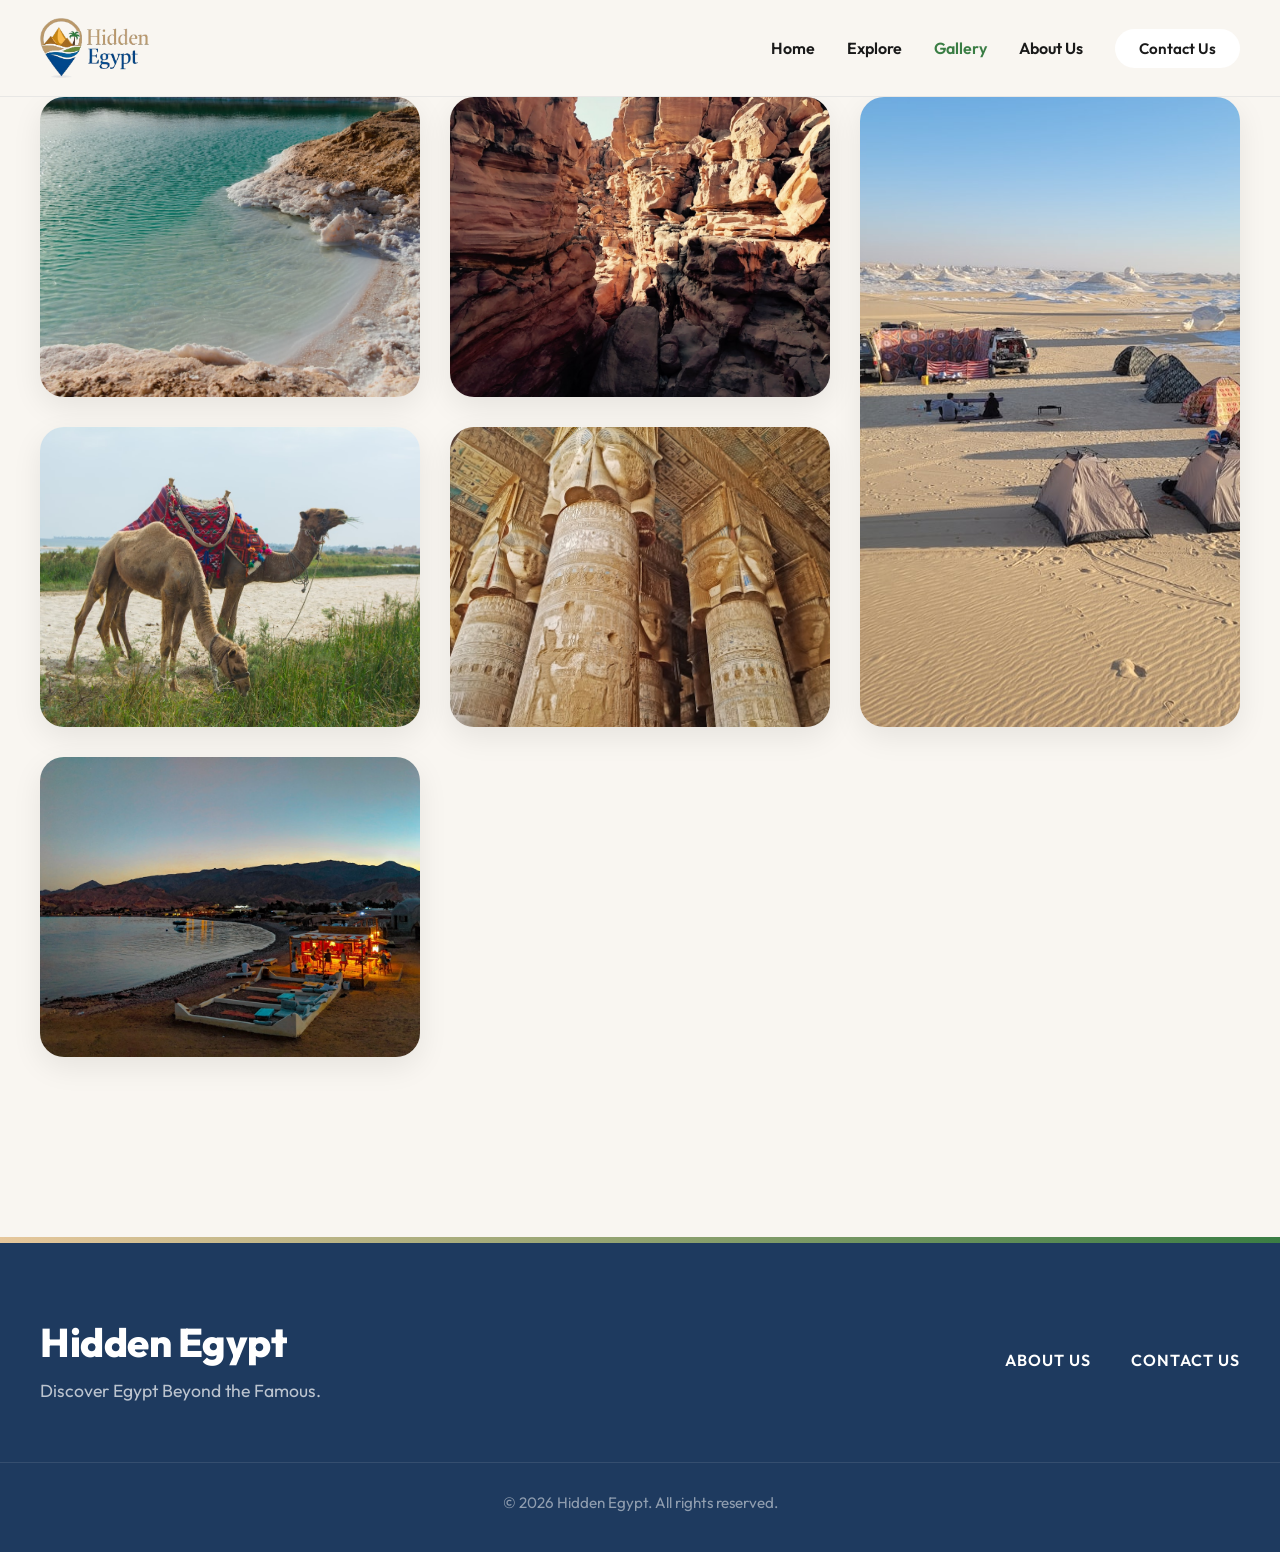
<file: gallery.html>
<!DOCTYPE html>
<html lang="en">
<head>
    <meta charset="UTF-8">
    <meta name="viewport" content="width=device-width, initial-scale=1.0">
    
    <title>Gallery - Hidden Egypt</title>
    <title>Gallery - Hidden Egypt</title>
    <link rel="icon" type="image/png" href="images/favicon.png">
    <!-- CSS -->
    <link rel="stylesheet" href="css/style.css?v=2">
    <link rel="stylesheet" href="css/explore.css"> <!-- Reusing header styles -->
    <link rel="stylesheet" href="css/gallery.css">
</head>
<body>


    <input type="checkbox" id="nav-toggle" class="nav-toggle-input" aria-hidden="true">
<header class="page-header">
        <div class="container" style="display: flex; justify-content: space-between; align-items: center;">
            <div class="logo-container-relative">
                <a href="index.html">
                    <img src="images/logo.png" alt="Hidden Egypt" class="img-logo relative-logo">
                </a>
            </div>
            <nav class="main-nav" style="margin-bottom: 0;">
                <ul class="nav-links" id="sub-nav-links">
                    <li><a href="index.html">Home</a></li>
                    <li><a href="explore.html">Explore</a></li>
                    <li><a href="gallery.html" class="active">Gallery</a></li>
                    <li><a href="about.html">About Us</a></li>
                    <li class="mobile-only-contact"><a href="contact.html" class="btn nav-contact" style="padding: 10px 24px; font-size: 0.95rem;">Contact Us</a></li>
                </ul>
                <label class="menu-toggle" for="nav-toggle" aria-label="Toggle navigation">
                    <span></span><span></span><span></span>
                </label>
                
                <div class="desktop-only-contact"><a href="contact.html" class="btn nav-contact" style="padding: 10px 24px; font-size: 0.95rem;">Contact Us</a></div>
            </nav>
        </div>
    </header>


    

    <main class="gallery-main container">
        <div class="gallery-grid">
            
            <!-- Gallery Item 1: Siwa -->
            <a href="#lightbox-1" class="gallery-item">
                <img src="images/siwa_oasis.jpg" alt="Siwa Oasis">
                <div class="item-overlay"><span>Siwa Oasis</span></div>
            </a>
            <div class="lightbox" id="lightbox-1">
                <a href="#!" class="lightbox-close" title="Close"></a>
                <div class="lightbox-content">
                    <img src="images/siwa_1.jpg" alt="Siwa Oasis Full">
                    <h3>Siwa Oasis</h3>
                    <p>Enchanting salt lakes and ancient mud-brick fortresses.</p>
                    <a href="siwa.html" class="btn btn-primary" style="margin-top: 16px;">Explore Siwa &xrarr;</a>
                </div>
            </div>

            <!-- Gallery Item 2: Colored Canyon -->
            <a href="#lightbox-2" class="gallery-item">
                <img src="images/colored_canyon.jpg" alt="Colored Canyon">
                <div class="item-overlay"><span>Colored Canyon</span></div>
            </a>
            <div class="lightbox" id="lightbox-2">
                <a href="#!" class="lightbox-close" title="Close"></a>
                <div class="lightbox-content">
                    <img src="images/canyon_1.jpg" alt="Colored Canyon Full">
                    <h3>Colored Canyon</h3>
                    <p>Natural sandstone labyrinths in vibrant Sinai hues.</p>
                    <a href="colored-canyon.html" class="btn btn-primary" style="margin-top: 16px;">Explore Canyon &xrarr;</a>
                </div>
            </div>

            <!-- Gallery Item 3: White Desert -->
            <a href="#lightbox-3" class="gallery-item" style="grid-row: span 2;">
                <img src="images/white_desert.jpg" alt="White Desert">
                <div class="item-overlay"><span>White Desert</span></div>
            </a>
            <div class="lightbox" id="lightbox-3">
                <a href="#!" class="lightbox-close" title="Close"></a>
                <div class="lightbox-content">
                    <img src="images/white_desert_1.jpg" alt="White Desert Full">
                    <h3>White Desert</h3>
                    <p>Surreal landscapes of naturally sculpted chalk rock.</p>
                    <a href="white-desert.html" class="btn btn-primary" style="margin-top: 16px;">Explore Desert &xrarr;</a>
                </div>
            </div>

            <!-- Gallery Item 4: Tunis Village -->
            <a href="#lightbox-4" class="gallery-item">
                <img src="images/tunis_village.jpg" alt="Tunis Village">
                <div class="item-overlay"><span>Tunis Village</span></div>
            </a>
            <div class="lightbox" id="lightbox-4">
                <a href="#!" class="lightbox-close" title="Close"></a>
                <div class="lightbox-content">
                    <img src="images/tunis_1.jpg" alt="Tunis Village Full">
                    <h3>Tunis Village</h3>
                    <p>A hub of artisanal pottery overlooking Magic Lake.</p>
                    <a href="tunis.html" class="btn btn-primary" style="margin-top: 16px;">Explore Tunis &xrarr;</a>
                </div>
            </div>

            <!-- Gallery Item 5: Dendera -->
            <a href="#lightbox-5" class="gallery-item">
                <img src="images/dendera_temple.jpg" alt="Dendera Temple">
                <div class="item-overlay"><span>Dendera Temple</span></div>
            </a>
            <div class="lightbox" id="lightbox-5">
                <a href="#!" class="lightbox-close" title="Close"></a>
                <div class="lightbox-content">
                    <img src="images/dendera_1.jpg" alt="Dendera Temple Full">
                    <h3>Dendera Temple</h3>
                    <p>Ancient celestial maps on sky-blue ceilings.</p>
                    <a href="dendera.html" class="btn btn-primary" style="margin-top: 16px;">Explore Temple &xrarr;</a>
                </div>
            </div>

            <!-- Gallery Item 6: Ras Abu Galum -->
            <a href="#lightbox-6" class="gallery-item">
                <img src="images/ras_abu_galum.jpg" alt="Ras Abu Galum">
                <div class="item-overlay"><span>Ras Abu Galum</span></div>
            </a>
            <div class="lightbox" id="lightbox-6">
                <a href="#!" class="lightbox-close" title="Close"></a>
                <div class="lightbox-content">
                    <img src="images/galum_1.jpg" alt="Ras Abu Galum Full">
                    <h3>Ras Abu Galum</h3>
                    <p>Untouched Red Sea shores and Bedouin serenity.</p>
                    <a href="ras-abu-galum.html" class="btn btn-primary" style="margin-top: 16px;">Explore Sinai &xrarr;</a>
                </div>
            </div>
            
        </div>
    </main>

</body>
    <!-- Footer -->
    <footer class="site-footer">
        <div class="container footer-content">
            <div class="footer-logo">
                <h2 style="color: var(--color-secondary);">Hidden Egypt</h2>
                <p>Discover Egypt Beyond the Famous.</p>
            </div>
            <div class="footer-links">
                <a href="about.html">About Us</a>
                <a href="contact.html">Contact Us</a>
                
            </div>
        </div>
        <div class="footer-bottom">
            <p>&copy; 2026 Hidden Egypt. All rights reserved.</p>
        </div>
    </footer>
</body>
</html>
</file>
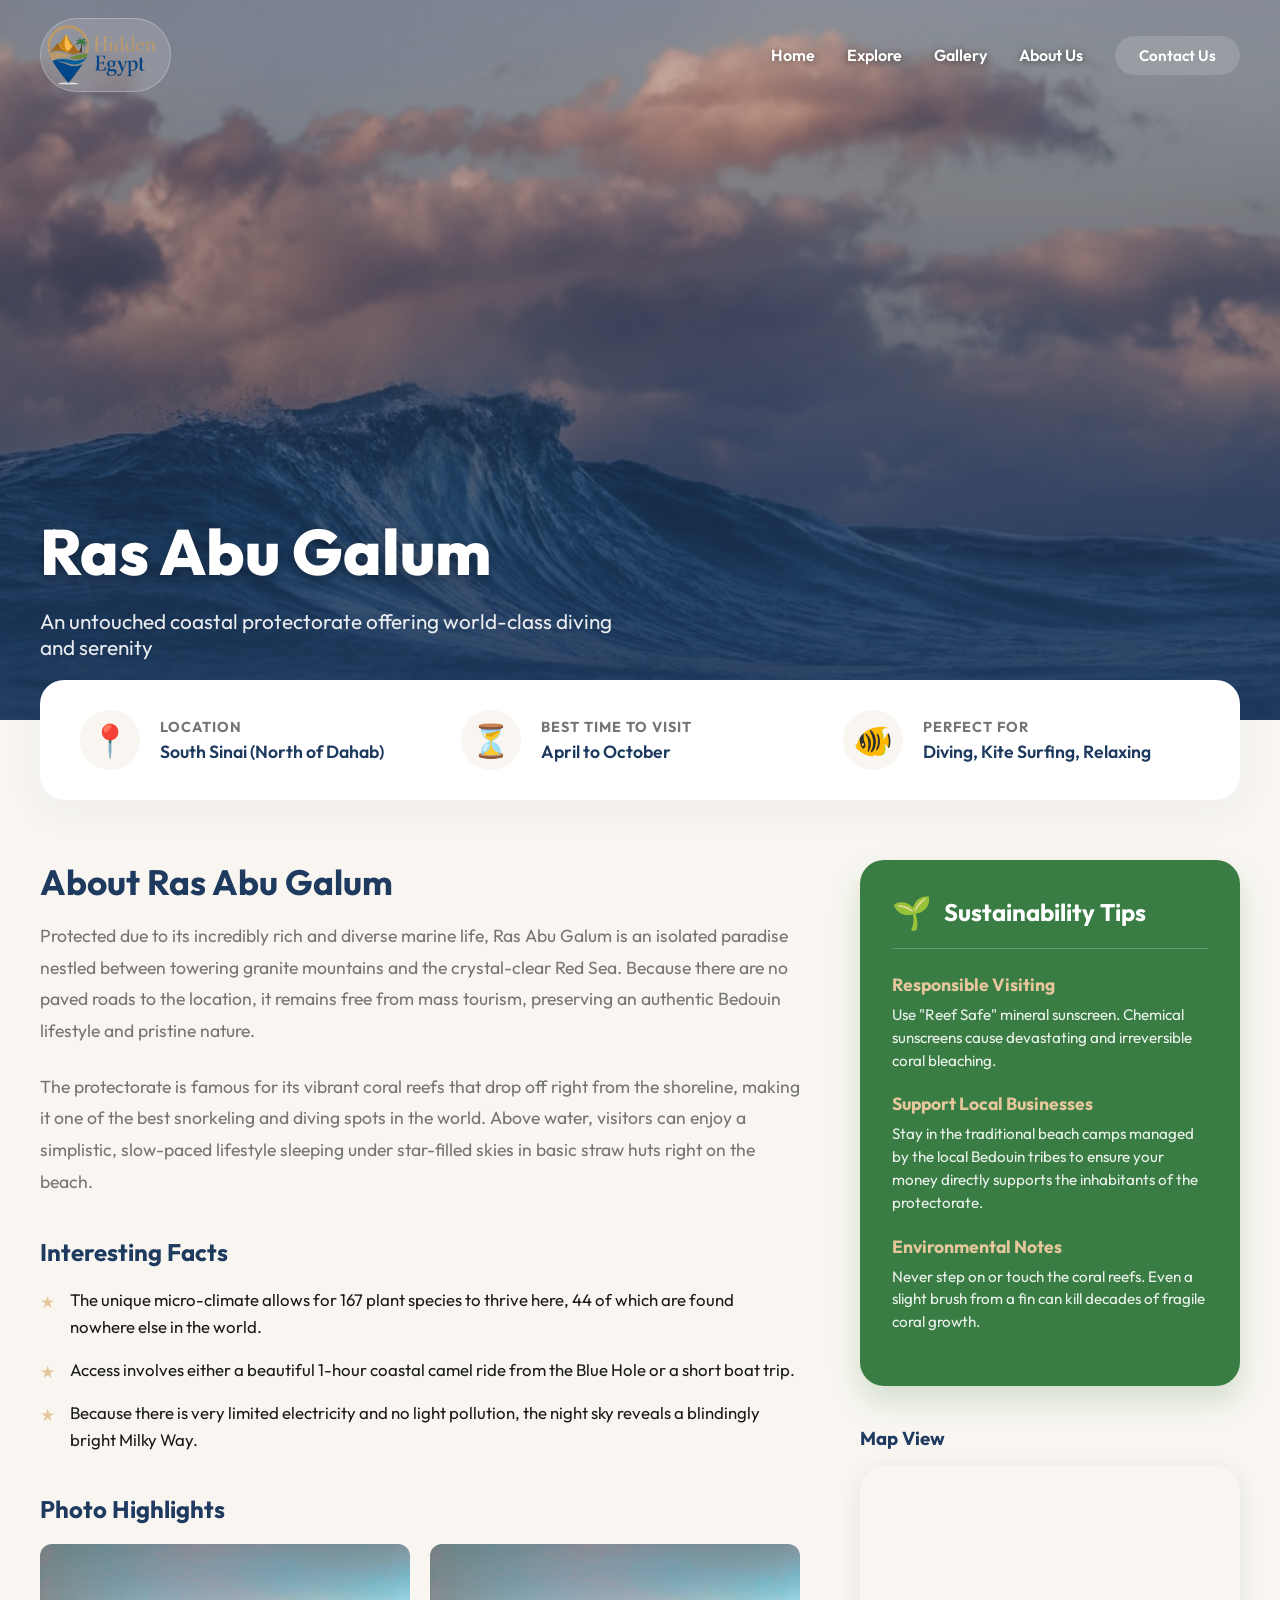
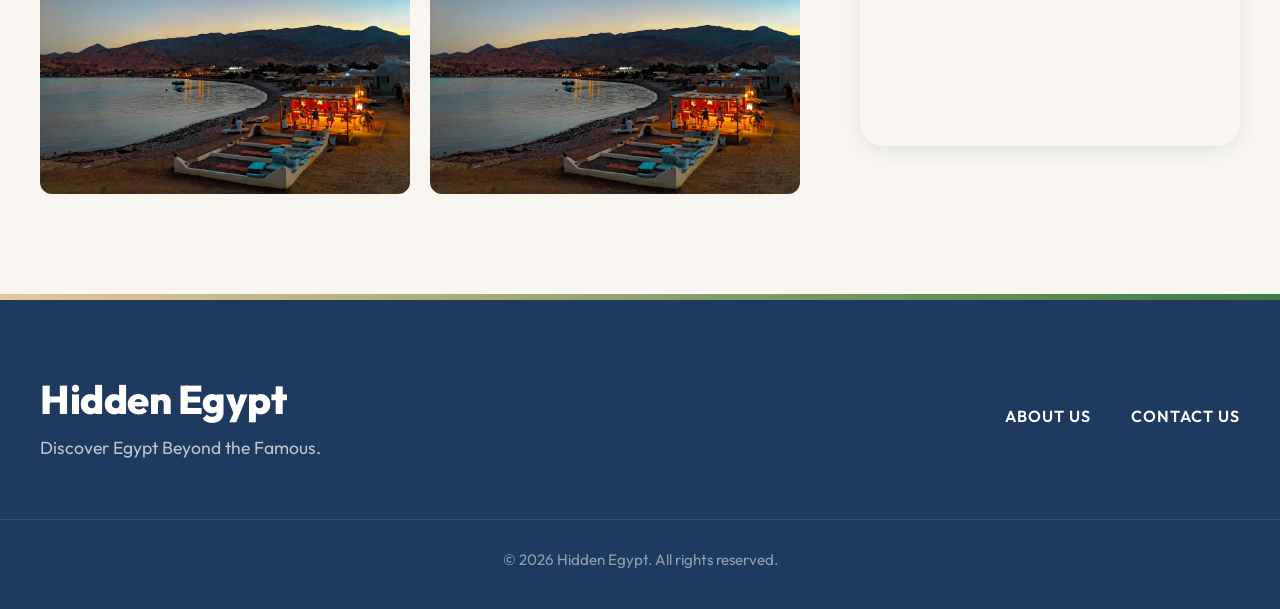
<file: ras-abu-galum.html>
<!DOCTYPE html>
<html lang="en">

<head>
    <meta charset="UTF-8">
    <meta name="viewport" content="width=device-width, initial-scale=1.0">
    
    <title>Ras Abu Galum - Hidden Egypt</title>
    <title>Ras Abu Galum - Hidden Egypt</title>
    <link rel="icon" type="image/png" href="images/favicon.png">
    <!-- CSS -->
    <link rel="stylesheet" href="css/style.css?v=2">
    <link rel="stylesheet" href="css/explore.css">
    <link rel="stylesheet" href="css/place.css">
</head>

<body class="body-hero">


    <input type="checkbox" id="nav-toggle" class="nav-toggle-input" aria-hidden="true">
    <header class="page-header">
        <div class="container" style="display: flex; justify-content: space-between; align-items: center;">
            <div class="logo-container-relative">
                <a href="index.html">
                    <img src="images/logo.png" alt="Hidden Egypt" class="img-logo relative-logo">
                </a>
            </div>
            <nav class="main-nav" style="margin-bottom: 0;">
                <ul class="nav-links" id="sub-nav-links">
                    <li><a href="index.html">Home</a></li>
                    <li><a href="explore.html">Explore</a></li>
                    <li><a href="gallery.html">Gallery</a></li>
                    <li><a href="about.html">About Us</a></li>
                    <li class="mobile-only-contact"><a href="contact.html" class="btn nav-contact"
                            style="padding: 10px 24px; font-size: 0.95rem;">Contact Us</a></li>
                </ul>
                <label class="menu-toggle" for="nav-toggle" aria-label="Toggle navigation">
                    <span></span><span></span><span></span>
                </label>

                <div class="desktop-only-contact"><a href="contact.html" class="btn nav-contact"
                        style="padding: 10px 24px; font-size: 0.95rem;">Contact Us</a></div>
            </nav>
        </div>
    </header>




    <div class="place-hero">
        <div class="place-hero-bg" style="background-image: url(images/ras_abu_galum_alt.jpg);"></div>
        <div class="place-hero-overlay"></div>
        <div class="place-hero-content container">
            <h1>Ras Abu Galum</h1>
            <p class="tagline">An untouched coastal protectorate offering world-class diving and serenity</p>
        </div>
    </div>

    <main class="place-main container">

        <div class="quick-info">
            <div class="info-card">
                <div class="info-icon">📍</div>
                <div class="info-text">
                    <h4>Location</h4>
                    <p>South Sinai (North of Dahab)</p>
                </div>
            </div>
            <div class="info-card">
                <div class="info-icon">⏳</div>
                <div class="info-text">
                    <h4>Best Time to Visit</h4>
                    <p>April to October</p>
                </div>
            </div>
            <div class="info-card">
                <div class="info-icon">🐠</div>
                <div class="info-text">
                    <h4>Perfect For</h4>
                    <p>Diving, Kite Surfing, Relaxing</p>
                </div>
            </div>
        </div>

        <div class="place-content-wrapper">
            <div class="place-details">
                <h2>About Ras Abu Galum</h2>
                <div class="divider"></div>
                <p>Protected due to its incredibly rich and diverse marine life, Ras Abu Galum is an isolated paradise
                    nestled between towering granite mountains and the crystal-clear Red Sea. Because there are no paved
                    roads to the location, it remains free from mass tourism, preserving an authentic Bedouin lifestyle
                    and pristine nature.</p>
                <p>The protectorate is famous for its vibrant coral reefs that drop off right from the shoreline, making
                    it one of the best snorkeling and diving spots in the world. Above water, visitors can enjoy a
                    simplistic, slow-paced lifestyle sleeping under star-filled skies in basic straw huts right on the
                    beach.</p>

                <h3>Interesting Facts</h3>
                <ul class="facts-list">
                    <li>The unique micro-climate allows for 167 plant species to thrive here, 44 of which are found
                        nowhere else in the world.</li>
                    <li>Access involves either a beautiful 1-hour coastal camel ride from the Blue Hole or a short boat
                        trip.</li>
                    <li>Because there is very limited electricity and no light pollution, the night sky reveals a
                        blindingly bright Milky Way.</li>
                    <li class="mobile-only-contact"><a href="contact.html" class="btn nav-contact"
                            style="padding: 10px 24px; font-size: 0.95rem;">Contact Us</a></li>
                </ul>

                <h3 style="margin-top: 40px; margin-bottom: 20px;">Photo Highlights</h3>
                <div class="mini-gallery">
                    <img src="images/ras_abu_galum.jpg" alt="Red Sea Coast">
                    <img src="images/galum_1.jpg" alt="Blue Lagoon View">
                </div>
            </div>

            <aside class="place-sidebar">
                <div class="sustainability-box">
                    <div class="box-header">
                        <span class="icon">🌱</span>
                        <h3>Sustainability Tips</h3>
                    </div>

                    <div class="tip-item">
                        <h4>Responsible Visiting</h4>
                        <p>Use "Reef Safe" mineral sunscreen. Chemical sunscreens cause devastating and irreversible
                            coral bleaching.</p>
                    </div>

                    <div class="tip-item">
                        <h4>Support Local Businesses</h4>
                        <p>Stay in the traditional beach camps managed by the local Bedouin tribes to ensure your money
                            directly supports the inhabitants of the protectorate.</p>
                    </div>

                    <div class="tip-item">
                        <h4>Environmental Notes</h4>
                        <p>Never step on or touch the coral reefs. Even a slight brush from a fin can kill decades of
                            fragile coral growth.</p>
                    </div>
                </div>

                <div class="map-miniature" style="margin-top: 40px;">
                    <h3 style="margin-bottom: 16px; color: var(--color-secondary);">Map View</h3>
                    <div
                        style="border-radius: var(--border-radius); overflow: hidden; border: none; box-shadow: 0 4px 20px rgba(30,58,95,0.1);">
                        <iframe
                            src="https://www.google.com/maps/embed?pb=!1m18!1m12!1m3!1d20000!2d34.5297!3d28.5611!2m3!1f0!2f0!3f0!3m2!1i1024!2i768!4f13.1!3m3!1m2!1s0x14fcd9b0f4e67e7d%3A0x9f8e91c10d5b4e02!2sRas%20Abu%20Galum!5e0!3m2!1sen!2seg!4v1"
                            width="100%" height="280" style="border:0; display:block;" allowfullscreen="" loading="lazy"
                            referrerpolicy="no-referrer-when-downgrade" title="Map location">
                        </iframe>
                    </div>
                </div>
            </aside>
        </div>

    </main>

    <!-- Footer -->
    <footer class="site-footer">
        <div class="container footer-content">
            <div class="footer-logo">
                <h2 style="color: var(--color-secondary);">Hidden Egypt</h2>
                <p>Discover Egypt Beyond the Famous.</p>
            </div>
            <div class="footer-links">
                <a href="about.html">About Us</a>
                <a href="contact.html">Contact Us</a>

            </div>
        </div>
        <div class="footer-bottom">
            <p>&copy; 2026 Hidden Egypt. All rights reserved.</p>
        </div>
    </footer>
</body>

</html>
</file>
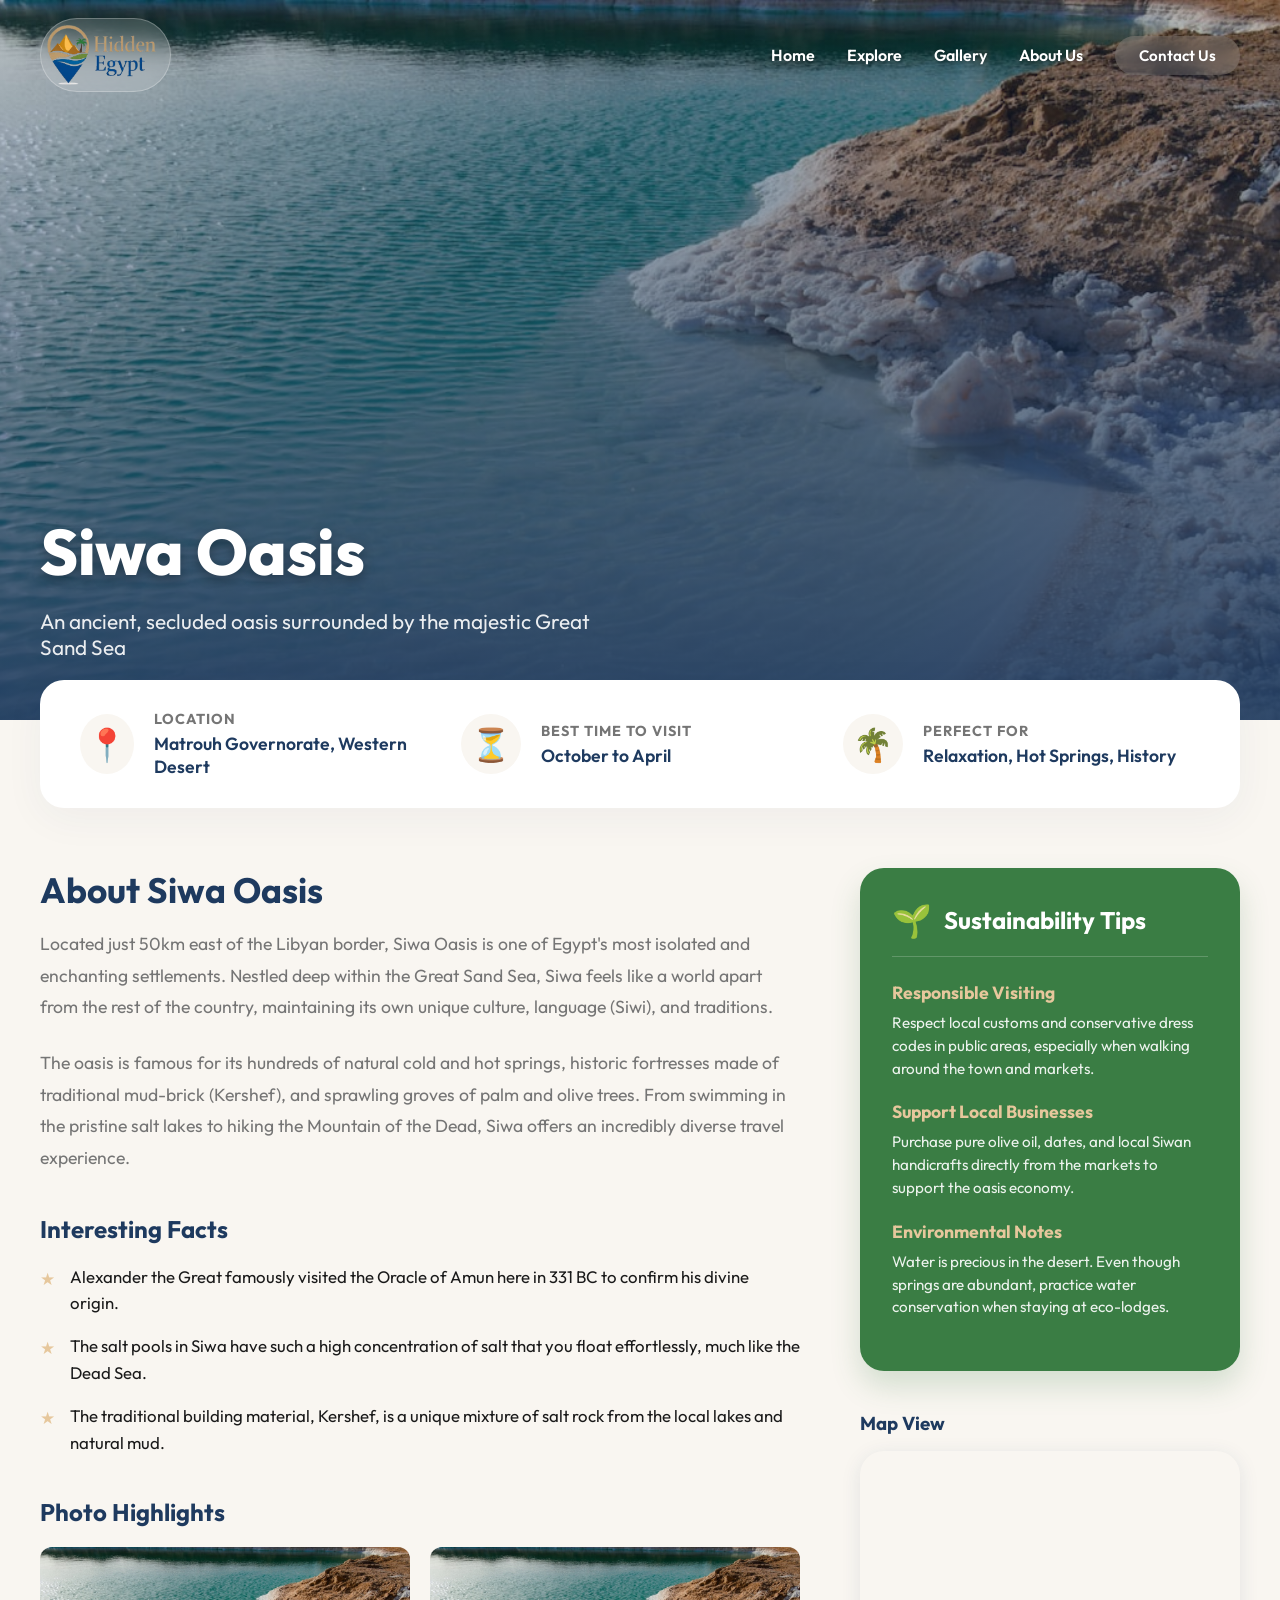
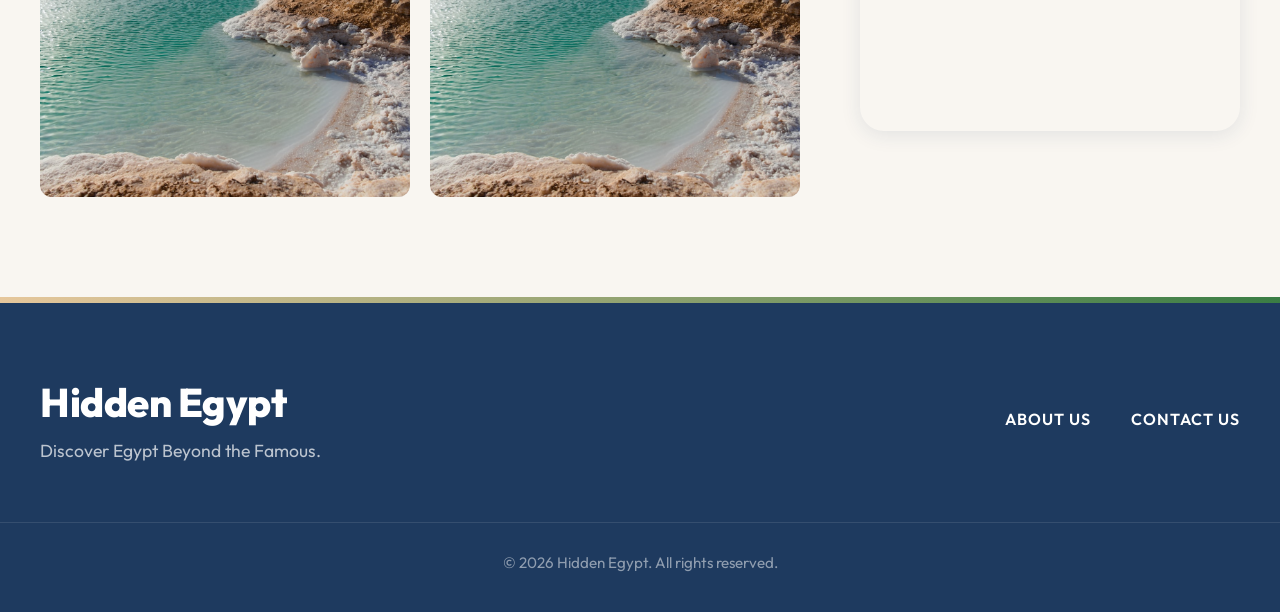
<file: siwa.html>
<!DOCTYPE html>
<html lang="en">

<head>
    <meta charset="UTF-8">
    <meta name="viewport" content="width=device-width, initial-scale=1.0">
    
    <title>Siwa Oasis - Hidden Egypt</title>
    <title>Siwa Oasis - Hidden Egypt</title>
    <link rel="icon" type="image/png" href="images/favicon.png">
    <!-- CSS -->
    <link rel="stylesheet" href="css/style.css?v=2">
    <link rel="stylesheet" href="css/explore.css">
    <link rel="stylesheet" href="css/place.css">
</head>

<body class="body-hero">


    <input type="checkbox" id="nav-toggle" class="nav-toggle-input" aria-hidden="true">
    <header class="page-header">
        <div class="container" style="display: flex; justify-content: space-between; align-items: center;">
            <div class="logo-container-relative">
                <a href="index.html">
                    <img src="images/logo.png" alt="Hidden Egypt" class="img-logo relative-logo">
                </a>
            </div>
            <nav class="main-nav" style="margin-bottom: 0;">
                <ul class="nav-links" id="sub-nav-links">
                    <li><a href="index.html">Home</a></li>
                    <li><a href="explore.html">Explore</a></li>
                    <li><a href="gallery.html">Gallery</a></li>
                    <li><a href="about.html">About Us</a></li>
                    <li class="mobile-only-contact"><a href="contact.html" class="btn nav-contact"
                            style="padding: 10px 24px; font-size: 0.95rem;">Contact Us</a></li>
                </ul>
                <label class="menu-toggle" for="nav-toggle" aria-label="Toggle navigation">
                    <span></span><span></span><span></span>
                </label>

                <div class="desktop-only-contact"><a href="contact.html" class="btn nav-contact"
                        style="padding: 10px 24px; font-size: 0.95rem;">Contact Us</a></div>
            </nav>
        </div>
    </header>




    <div class="place-hero">
        <div class="place-hero-bg" style="background-image: url(images/siwa_oasis.jpg);"></div>
        <div class="place-hero-overlay"></div>
        <div class="place-hero-content container">
            <h1>Siwa Oasis</h1>
            <p class="tagline">An ancient, secluded oasis surrounded by the majestic Great Sand Sea</p>
        </div>
    </div>

    <main class="place-main container">

        <div class="quick-info">
            <div class="info-card">
                <div class="info-icon">📍</div>
                <div class="info-text">
                    <h4>Location</h4>
                    <p>Matrouh Governorate, Western Desert</p>
                </div>
            </div>
            <div class="info-card">
                <div class="info-icon">⏳</div>
                <div class="info-text">
                    <h4>Best Time to Visit</h4>
                    <p>October to April</p>
                </div>
            </div>
            <div class="info-card">
                <div class="info-icon">🌴</div>
                <div class="info-text">
                    <h4>Perfect For</h4>
                    <p>Relaxation, Hot Springs, History</p>
                </div>
            </div>
        </div>

        <div class="place-content-wrapper">
            <div class="place-details">
                <h2>About Siwa Oasis</h2>
                <div class="divider"></div>
                <p>Located just 50km east of the Libyan border, Siwa Oasis is one of Egypt's most isolated and
                    enchanting settlements. Nestled deep within the Great Sand Sea, Siwa feels like a world apart from
                    the rest of the country, maintaining its own unique culture, language (Siwi), and traditions.</p>
                <p>The oasis is famous for its hundreds of natural cold and hot springs, historic fortresses made of
                    traditional mud-brick (Kershef), and sprawling groves of palm and olive trees. From swimming in the
                    pristine salt lakes to hiking the Mountain of the Dead, Siwa offers an incredibly diverse travel
                    experience.</p>

                <h3>Interesting Facts</h3>
                <ul class="facts-list">
                    <li>Alexander the Great famously visited the Oracle of Amun here in 331 BC to confirm his divine
                        origin.</li>
                    <li>The salt pools in Siwa have such a high concentration of salt that you float effortlessly, much
                        like the Dead Sea.</li>
                    <li>The traditional building material, Kershef, is a unique mixture of salt rock from the local
                        lakes and natural mud.</li>
                    <li class="mobile-only-contact"><a href="contact.html" class="btn nav-contact"
                            style="padding: 10px 24px; font-size: 0.95rem;">Contact Us</a></li>
                </ul>

                <h3 style="margin-top: 40px; margin-bottom: 20px;">Photo Highlights</h3>
                <div class="mini-gallery">
                    <img src="images/siwa_oasis.jpg" alt="Siwa pool">
                    <img src="images/siwa_1.jpg" alt="Salt Lake">
                </div>
            </div>

            <aside class="place-sidebar">
                <div class="sustainability-box">
                    <div class="box-header">
                        <span class="icon">🌱</span>
                        <h3>Sustainability Tips</h3>
                    </div>

                    <div class="tip-item">
                        <h4>Responsible Visiting</h4>
                        <p>Respect local customs and conservative dress codes in public areas, especially when walking
                            around the town and markets.</p>
                    </div>

                    <div class="tip-item">
                        <h4>Support Local Businesses</h4>
                        <p>Purchase pure olive oil, dates, and local Siwan handicrafts directly from the markets to
                            support the oasis economy.</p>
                    </div>

                    <div class="tip-item">
                        <h4>Environmental Notes</h4>
                        <p>Water is precious in the desert. Even though springs are abundant, practice water
                            conservation when staying at eco-lodges.</p>
                    </div>
                </div>

                <div class="map-miniature" style="margin-top: 40px;">
                    <h3 style="margin-bottom: 16px; color: var(--color-secondary);">Map View</h3>
                    <div
                        style="border-radius: var(--border-radius); overflow: hidden; border: none; box-shadow: 0 4px 20px rgba(30,58,95,0.1);">
                        <iframe
                            src="https://www.google.com/maps/embed?pb=!1m18!1m12!1m3!1d111898.32!2d25.4789!3d29.2033!2m3!1f0!2f0!3f0!3m2!1i1024!2i768!4f13.1!3m3!1m2!1s0x14376d7faa9a6e33%3A0x4e5c7e45a487ac13!2sSiwa%20Oasis!5e0!3m2!1sen!2seg!4v1"
                            width="100%" height="280" style="border:0; display:block;" allowfullscreen="" loading="lazy"
                            referrerpolicy="no-referrer-when-downgrade" title="Map location">
                        </iframe>
                    </div>
                </div>
            </aside>
        </div>

    </main>

    <!-- Footer -->
    <footer class="site-footer">
        <div class="container footer-content">
            <div class="footer-logo">
                <h2 style="color: var(--color-secondary);">Hidden Egypt</h2>
                <p>Discover Egypt Beyond the Famous.</p>
            </div>
            <div class="footer-links">
                <a href="about.html">About Us</a>
                <a href="contact.html">Contact Us</a>

            </div>
        </div>
        <div class="footer-bottom">
            <p>&copy; 2026 Hidden Egypt. All rights reserved.</p>
        </div>
    </footer>
</body>

</html>
</file>
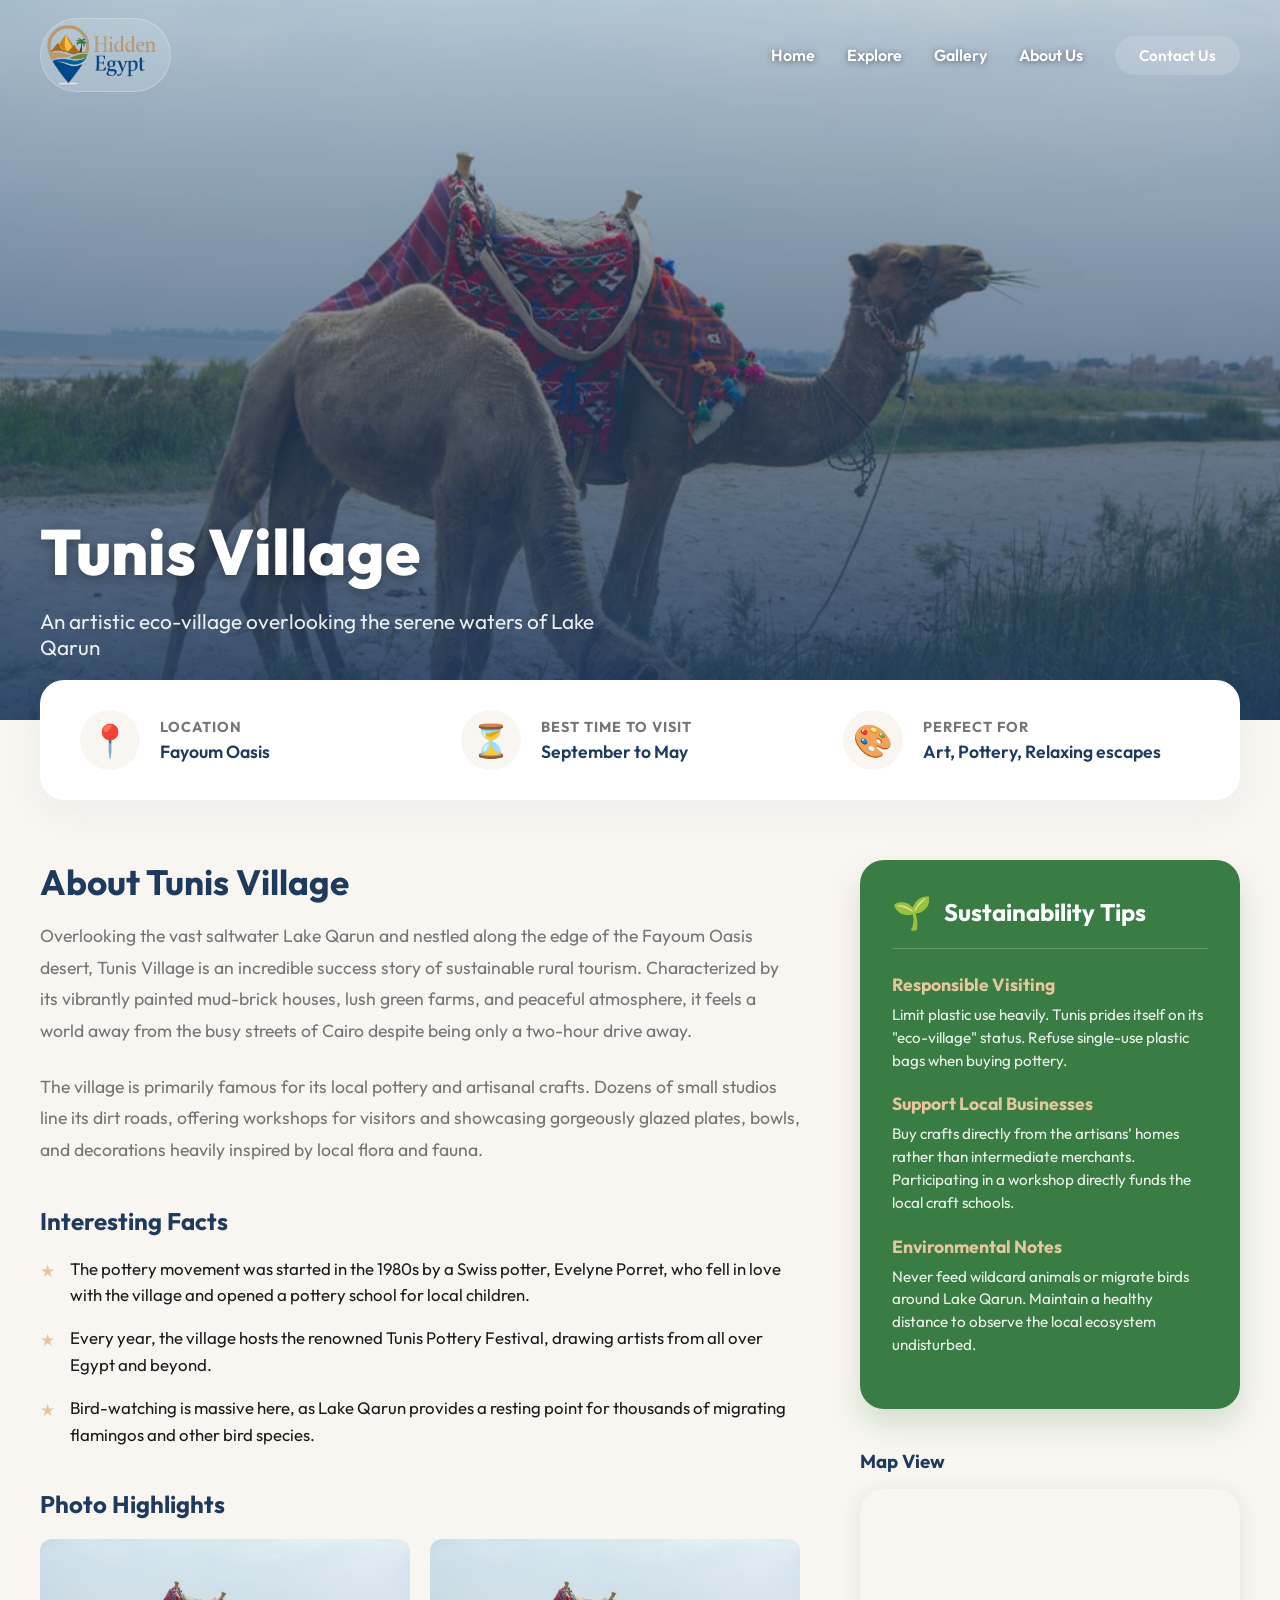
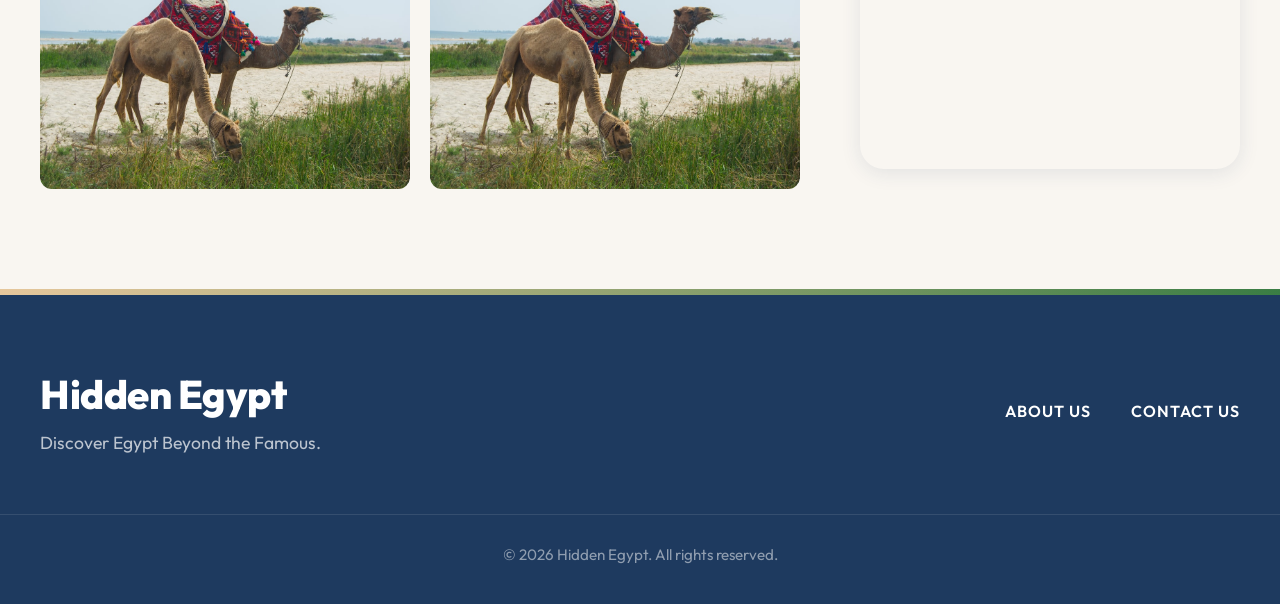
<file: tunis.html>
<!DOCTYPE html>
<html lang="en">

<head>
    <meta charset="UTF-8">
    <meta name="viewport" content="width=device-width, initial-scale=1.0">
    
    <title>Tunis Village - Hidden Egypt</title>
    <title>Tunis Village - Hidden Egypt</title>
    <link rel="icon" type="image/png" href="images/favicon.png">
    <!-- CSS -->
    <link rel="stylesheet" href="css/style.css?v=2">
    <link rel="stylesheet" href="css/explore.css">
    <link rel="stylesheet" href="css/place.css">
</head>

<body class="body-hero">


    <input type="checkbox" id="nav-toggle" class="nav-toggle-input" aria-hidden="true">
    <header class="page-header">
        <div class="container" style="display: flex; justify-content: space-between; align-items: center;">
            <div class="logo-container-relative">
                <a href="index.html">
                    <img src="images/logo.png" alt="Hidden Egypt" class="img-logo relative-logo">
                </a>
            </div>
            <nav class="main-nav" style="margin-bottom: 0;">
                <ul class="nav-links" id="sub-nav-links">
                    <li><a href="index.html">Home</a></li>
                    <li><a href="explore.html">Explore</a></li>
                    <li><a href="gallery.html">Gallery</a></li>
                    <li><a href="about.html">About Us</a></li>
                    <li class="mobile-only-contact"><a href="contact.html" class="btn nav-contact"
                            style="padding: 10px 24px; font-size: 0.95rem;">Contact Us</a></li>
                </ul>
                <label class="menu-toggle" for="nav-toggle" aria-label="Toggle navigation">
                    <span></span><span></span><span></span>
                </label>

                <div class="desktop-only-contact"><a href="contact.html" class="btn nav-contact"
                        style="padding: 10px 24px; font-size: 0.95rem;">Contact Us</a></div>
            </nav>
        </div>
    </header>




    <div class="place-hero">
        <div class="place-hero-bg" style="background-image: url(images/tunis_village.jpg);"></div>
        <div class="place-hero-overlay"></div>
        <div class="place-hero-content container">
            <h1>Tunis Village</h1>
            <p class="tagline">An artistic eco-village overlooking the serene waters of Lake Qarun</p>
        </div>
    </div>

    <main class="place-main container">

        <div class="quick-info">
            <div class="info-card">
                <div class="info-icon">📍</div>
                <div class="info-text">
                    <h4>Location</h4>
                    <p>Fayoum Oasis</p>
                </div>
            </div>
            <div class="info-card">
                <div class="info-icon">⏳</div>
                <div class="info-text">
                    <h4>Best Time to Visit</h4>
                    <p>September to May</p>
                </div>
            </div>
            <div class="info-card">
                <div class="info-icon">🎨</div>
                <div class="info-text">
                    <h4>Perfect For</h4>
                    <p>Art, Pottery, Relaxing escapes</p>
                </div>
            </div>
        </div>

        <div class="place-content-wrapper">
            <div class="place-details">
                <h2>About Tunis Village</h2>
                <div class="divider"></div>
                <p>Overlooking the vast saltwater Lake Qarun and nestled along the edge of the Fayoum Oasis desert,
                    Tunis Village is an incredible success story of sustainable rural tourism. Characterized by its
                    vibrantly painted mud-brick houses, lush green farms, and peaceful atmosphere, it feels a world away
                    from the busy streets of Cairo despite being only a two-hour drive away.</p>
                <p>The village is primarily famous for its local pottery and artisanal crafts. Dozens of small studios
                    line its dirt roads, offering workshops for visitors and showcasing gorgeously glazed plates, bowls,
                    and decorations heavily inspired by local flora and fauna.</p>

                <h3>Interesting Facts</h3>
                <ul class="facts-list">
                    <li>The pottery movement was started in the 1980s by a Swiss potter, Evelyne Porret, who fell in
                        love with the village and opened a pottery school for local children.</li>
                    <li>Every year, the village hosts the renowned Tunis Pottery Festival, drawing artists from all over
                        Egypt and beyond.</li>
                    <li>Bird-watching is massive here, as Lake Qarun provides a resting point for thousands of migrating
                        flamingos and other bird species.</li>
                    <li class="mobile-only-contact"><a href="contact.html" class="btn nav-contact"
                            style="padding: 10px 24px; font-size: 0.95rem;">Contact Us</a></li>
                </ul>

                <h3 style="margin-top: 40px; margin-bottom: 20px;">Photo Highlights</h3>
                <div class="mini-gallery">
                    <img src="images/tunis_village.jpg" alt="Tunis Pottery">
                    <img src="images/tunis_1.jpg" alt="Golden Desert Lake View">
                </div>
            </div>

            <aside class="place-sidebar">
                <div class="sustainability-box">
                    <div class="box-header">
                        <span class="icon">🌱</span>
                        <h3>Sustainability Tips</h3>
                    </div>

                    <div class="tip-item">
                        <h4>Responsible Visiting</h4>
                        <p>Limit plastic use heavily. Tunis prides itself on its "eco-village" status. Refuse single-use
                            plastic bags when buying pottery.</p>
                    </div>

                    <div class="tip-item">
                        <h4>Support Local Businesses</h4>
                        <p>Buy crafts directly from the artisans’ homes rather than intermediate merchants.
                            Participating in a workshop directly funds the local craft schools.</p>
                    </div>

                    <div class="tip-item">
                        <h4>Environmental Notes</h4>
                        <p>Never feed wildcard animals or migrate birds around Lake Qarun. Maintain a healthy distance
                            to observe the local ecosystem undisturbed.</p>
                    </div>
                </div>

                <div class="map-miniature" style="margin-top: 40px;">
                    <h3 style="margin-bottom: 16px; color: var(--color-secondary);">Map View</h3>
                    <div
                        style="border-radius: var(--border-radius); overflow: hidden; border: none; box-shadow: 0 4px 20px rgba(30,58,95,0.1);">
                        <iframe
                            src="https://www.google.com/maps/embed?pb=!1m18!1m12!1m3!1d20000!2d30.689!3d29.434!2m3!1f0!2f0!3f0!3m2!1i1024!2i768!4f13.1!3m3!1m2!1s0x145839b857a91461%3A0x1e5cf12e14b74b9!2sTunis%20Village%2C%20Fayoum!5e0!3m2!1sen!2seg!4v1"
                            width="100%" height="280" style="border:0; display:block;" allowfullscreen="" loading="lazy"
                            referrerpolicy="no-referrer-when-downgrade" title="Map location">
                        </iframe>
                    </div>
                </div>
            </aside>
        </div>

    </main>

    <!-- Footer -->
    <footer class="site-footer">
        <div class="container footer-content">
            <div class="footer-logo">
                <h2 style="color: var(--color-secondary);">Hidden Egypt</h2>
                <p>Discover Egypt Beyond the Famous.</p>
            </div>
            <div class="footer-links">
                <a href="about.html">About Us</a>
                <a href="contact.html">Contact Us</a>

            </div>
        </div>
        <div class="footer-bottom">
            <p>&copy; 2026 Hidden Egypt. All rights reserved.</p>
        </div>
    </footer>
</body>

</html>
</file>
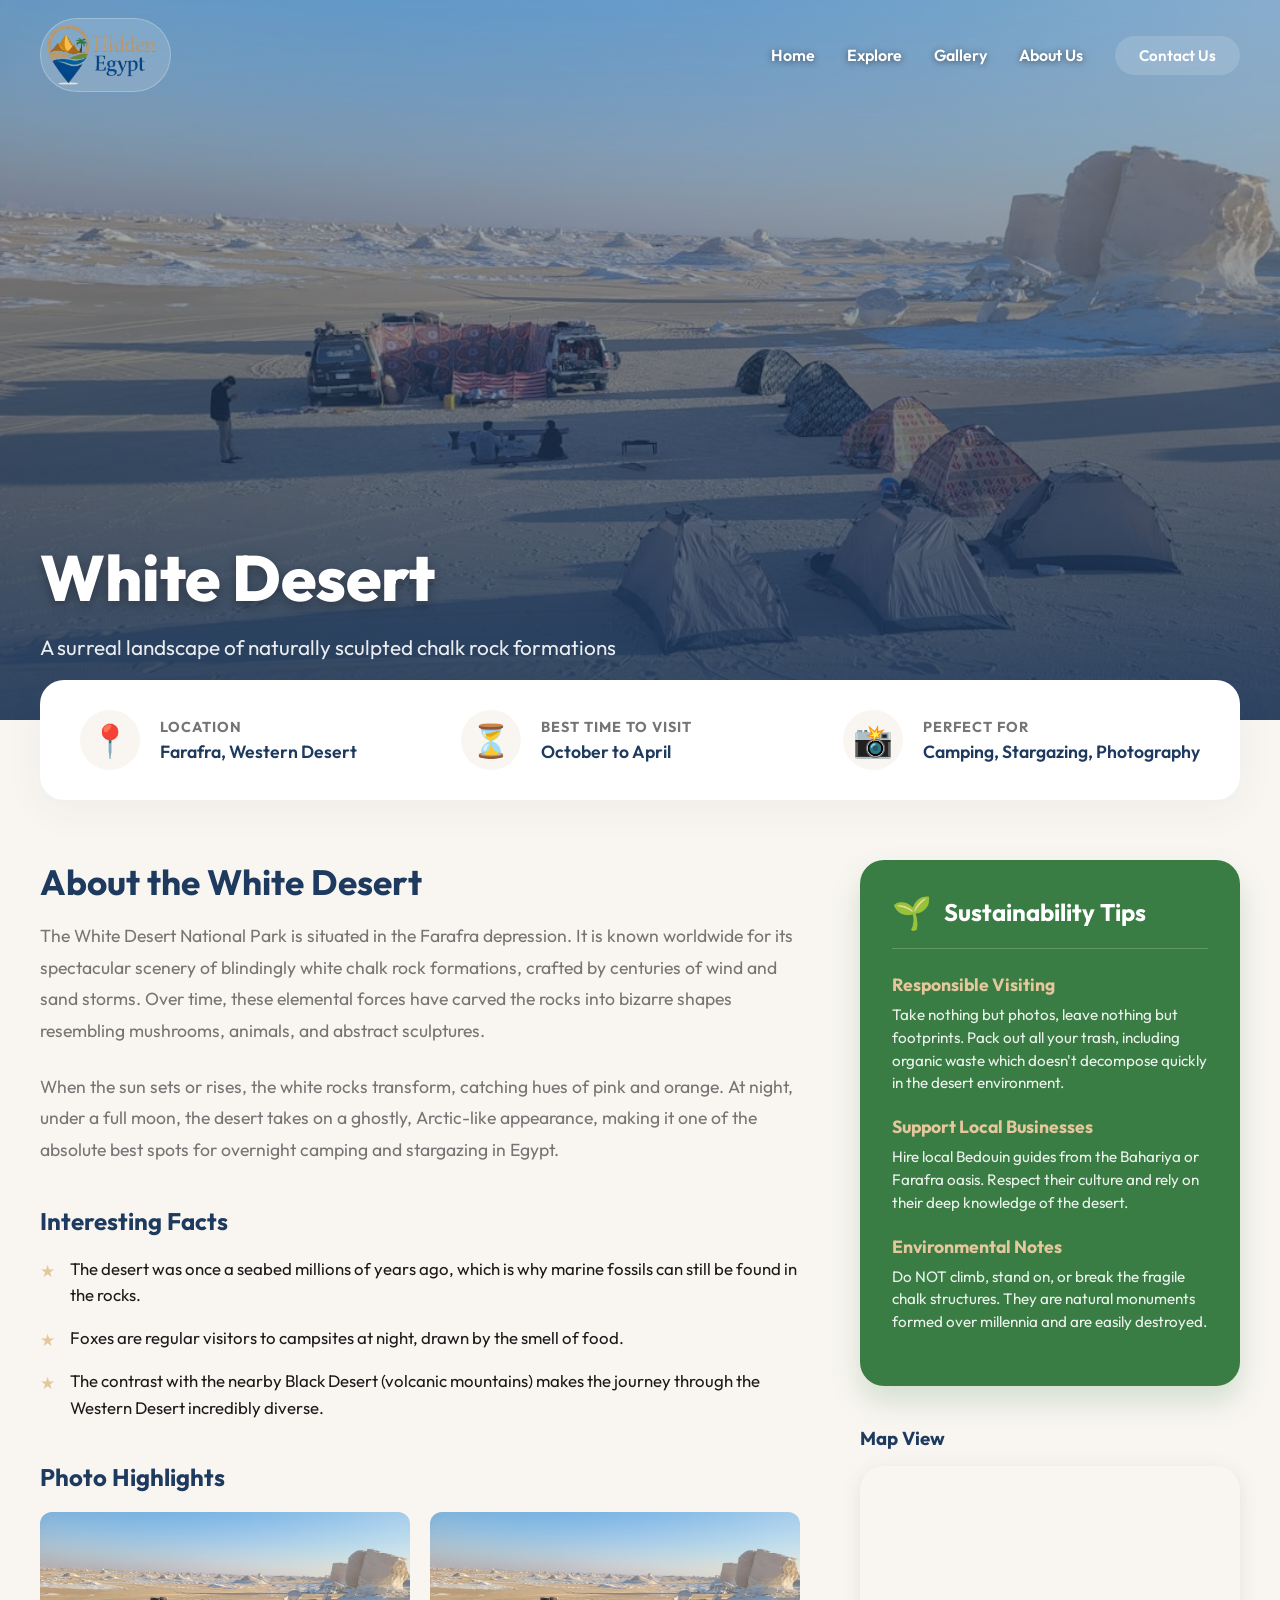
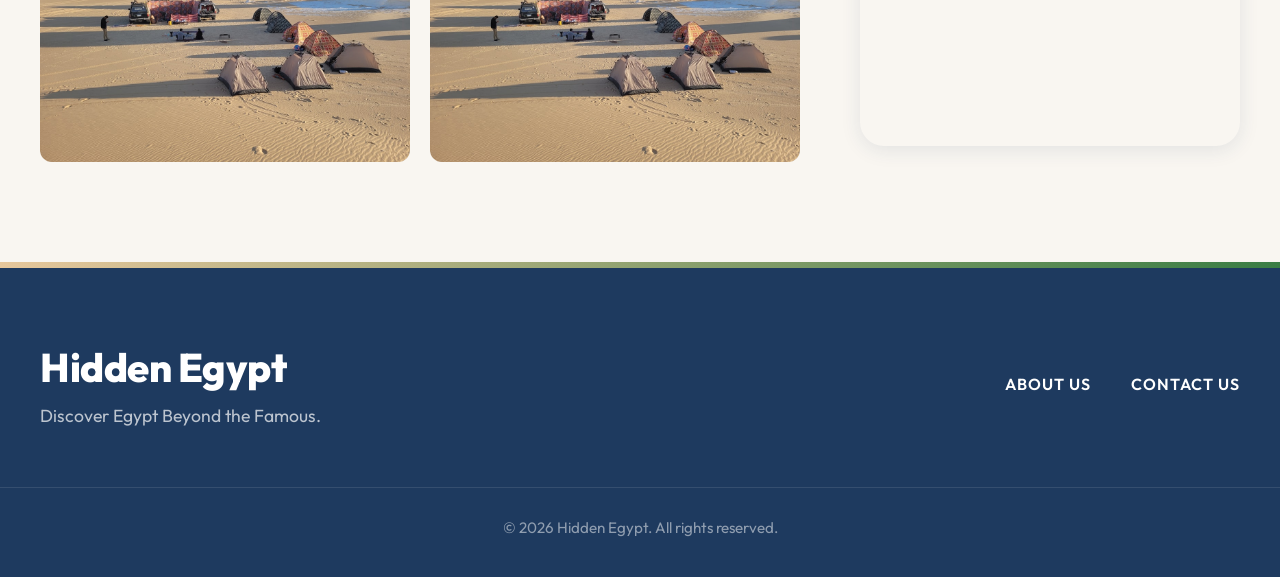
<file: white-desert.html>
<!DOCTYPE html>
<html lang="en">

<head>
    <meta charset="UTF-8">
    <meta name="viewport" content="width=device-width, initial-scale=1.0">
    
    <title>White Desert - Hidden Egypt</title>
    <title>White Desert - Hidden Egypt</title>
    <link rel="icon" type="image/png" href="images/favicon.png">
    <!-- CSS -->
    <link rel="stylesheet" href="css/style.css?v=2">
    <link rel="stylesheet" href="css/explore.css">
    <link rel="stylesheet" href="css/place.css">
</head>

<body class="body-hero">


    <input type="checkbox" id="nav-toggle" class="nav-toggle-input" aria-hidden="true">
    <header class="page-header">
        <div class="container" style="display: flex; justify-content: space-between; align-items: center;">
            <div class="logo-container-relative">
                <a href="index.html">
                    <img src="images/logo.png" alt="Hidden Egypt" class="img-logo relative-logo">
                </a>
            </div>
            <nav class="main-nav" style="margin-bottom: 0;">
                <ul class="nav-links" id="sub-nav-links">
                    <li><a href="index.html">Home</a></li>
                    <li><a href="explore.html">Explore</a></li>
                    <li><a href="gallery.html">Gallery</a></li>
                    <li><a href="about.html">About Us</a></li>
                    <li class="mobile-only-contact"><a href="contact.html" class="btn nav-contact"
                            style="padding: 10px 24px; font-size: 0.95rem;">Contact Us</a></li>
                </ul>
                <label class="menu-toggle" for="nav-toggle" aria-label="Toggle navigation">
                    <span></span><span></span><span></span>
                </label>

                <div class="desktop-only-contact"><a href="contact.html" class="btn nav-contact"
                        style="padding: 10px 24px; font-size: 0.95rem;">Contact Us</a></div>
            </nav>
        </div>
    </header>




    <div class="place-hero">
        <div class="place-hero-bg" style="background-image: url(images/white_desert.jpg);"></div>
        <div class="place-hero-overlay"></div>
        <div class="place-hero-content container">
            <h1>White Desert</h1>
            <p class="tagline">A surreal landscape of naturally sculpted chalk rock formations</p>
        </div>
    </div>

    <main class="place-main container">

        <div class="quick-info">
            <div class="info-card">
                <div class="info-icon">📍</div>
                <div class="info-text">
                    <h4>Location</h4>
                    <p>Farafra, Western Desert</p>
                </div>
            </div>
            <div class="info-card">
                <div class="info-icon">⏳</div>
                <div class="info-text">
                    <h4>Best Time to Visit</h4>
                    <p>October to April</p>
                </div>
            </div>
            <div class="info-card">
                <div class="info-icon">📸</div>
                <div class="info-text">
                    <h4>Perfect For</h4>
                    <p>Camping, Stargazing, Photography</p>
                </div>
            </div>
        </div>

        <div class="place-content-wrapper">
            <div class="place-details">
                <h2>About the White Desert</h2>
                <div class="divider"></div>
                <p>The White Desert National Park is situated in the Farafra depression. It is known worldwide for its
                    spectacular scenery of blindingly white chalk rock formations, crafted by centuries of wind and sand
                    storms. Over time, these elemental forces have carved the rocks into bizarre shapes resembling
                    mushrooms, animals, and abstract sculptures.</p>
                <p>When the sun sets or rises, the white rocks transform, catching hues of pink and orange. At night,
                    under a full moon, the desert takes on a ghostly, Arctic-like appearance, making it one of the
                    absolute best spots for overnight camping and stargazing in Egypt.</p>

                <h3>Interesting Facts</h3>
                <ul class="facts-list">
                    <li>The desert was once a seabed millions of years ago, which is why marine fossils can still be
                        found in the rocks.</li>
                    <li>Foxes are regular visitors to campsites at night, drawn by the smell of food.</li>
                    <li>The contrast with the nearby Black Desert (volcanic mountains) makes the journey through the
                        Western Desert incredibly diverse.</li>
                    <li class="mobile-only-contact"><a href="contact.html" class="btn nav-contact"
                            style="padding: 10px 24px; font-size: 0.95rem;">Contact Us</a></li>
                </ul>

                <h3 style="margin-top: 40px; margin-bottom: 20px;">Photo Highlights</h3>
                <div class="mini-gallery">
                    <img src="images/white_desert.jpg" alt="White Desert Mushroom">
                    <img src="images/white_desert_1.jpg" alt="Chalk Formations">
                </div>
            </div>

            <aside class="place-sidebar">
                <div class="sustainability-box">
                    <div class="box-header">
                        <span class="icon">🌱</span>
                        <h3>Sustainability Tips</h3>
                    </div>

                    <div class="tip-item">
                        <h4>Responsible Visiting</h4>
                        <p>Take nothing but photos, leave nothing but footprints. Pack out all your trash, including
                            organic waste which doesn't decompose quickly in the desert environment.</p>
                    </div>

                    <div class="tip-item">
                        <h4>Support Local Businesses</h4>
                        <p>Hire local Bedouin guides from the Bahariya or Farafra oasis. Respect their culture and rely
                            on their deep knowledge of the desert.</p>
                    </div>

                    <div class="tip-item">
                        <h4>Environmental Notes</h4>
                        <p>Do NOT climb, stand on, or break the fragile chalk structures. They are natural monuments
                            formed over millennia and are easily destroyed.</p>
                    </div>
                </div>

                <div class="map-miniature" style="margin-top: 40px;">
                    <h3 style="margin-bottom: 16px; color: var(--color-secondary);">Map View</h3>
                    <div
                        style="border-radius: var(--border-radius); overflow: hidden; border: none; box-shadow: 0 4px 20px rgba(30,58,95,0.1);">
                        <iframe
                            src="https://www.google.com/maps/embed?pb=!1m18!1m12!1m3!1d80000!2d27.93!3d27.38!2m3!1f0!2f0!3f0!3m2!1i1024!2i768!4f13.1!3m3!1m2!1s0x14388bccfe8eeae3%3A0x56ef87ae8fcdfbf4!2sWhite%20Desert%20National%20Park!5e0!3m2!1sen!2seg!4v1"
                            width="100%" height="280" style="border:0; display:block;" allowfullscreen="" loading="lazy"
                            referrerpolicy="no-referrer-when-downgrade" title="Map location">
                        </iframe>
                    </div>
                </div>
            </aside>
        </div>

    </main>

    <!-- Footer -->
    <footer class="site-footer">
        <div class="container footer-content">
            <div class="footer-logo">
                <h2 style="color: var(--color-secondary);">Hidden Egypt</h2>
                <p>Discover Egypt Beyond the Famous.</p>
            </div>
            <div class="footer-links">
                <a href="about.html">About Us</a>
                <a href="contact.html">Contact Us</a>

            </div>
        </div>
        <div class="footer-bottom">
            <p>&copy; 2026 Hidden Egypt. All rights reserved.</p>
        </div>
    </footer>
</body>

</html>
</file>
<file: css/style.css>
/* Google Fonts */
@import url('https://fonts.googleapis.com/css2?family=Outfit:wght@300;400;500;600;700;800&display=swap');

/* Global Variables */
:root {
  /* Brand Colors */
  --color-primary: #E6C79C;      /* Sand Beige */
  --color-secondary: #1E3A5F;    /* Deep Blue */
  --color-accent: #3A7D44;       /* Palm Green */
  --color-bg: #F9F6F1;           /* Light Cream */
  
  --color-white: #FFFFFF;
  --color-text-dark: #1A1A1A;
  --color-text-gray: #757575;

  /* Typography */
  --font-family: 'Outfit', sans-serif;
  
  /* Layout */
  --border-radius: 24px;
  --transition: all 0.3s ease;
}

/* Reset & Basic Setup */
* {
  margin: 0;
  padding: 0;
  box-sizing: border-box;
}

/* Global Container to handle all side squishing and max widths */
.container {
    width: 100%;
    max-width: 1400px;
    margin: 0 auto;
    padding: 0 40px;
}

html {
  font-family: var(--font-family);
  background-color: var(--color-bg);
  color: var(--color-text-dark);
  scroll-behavior: smooth;
}

body {
  min-height: 100vh;
  overflow-x: hidden;
}

a {
  text-decoration: none;
  color: inherit;
}

ul {
  list-style: none;
}

/* Utilities */
.btn {
  display: inline-block;
  background-color: var(--color-white);
  color: var(--color-text-dark);
  font-weight: 600;
  padding: 14px 32px;
  border-radius: 40px;
  transition: var(--transition);
  border: none;
  cursor: pointer;
  font-size: 1rem;
}

.btn:hover {
  background-color: var(--color-primary);
  transform: translateY(-2px);
  box-shadow: 0 4px 12px rgba(230, 199, 156, 0.4);
}

/* Split Layout */
.split-container {
  display: flex;
  min-height: 100vh;
}

/* Left Panel */
.left-panel {
  position: relative;
  z-index: 1;

  flex: 1;
  position: relative;
  background-color: var(--color-secondary);
  color: var(--color-white);
  padding: 40px;

  flex: 1;
  position: relative;
  background-color: var(--color-secondary);
  color: var(--color-white);
  padding: 40px;
  display: flex;
  flex-direction: column;
  justify-content: center;
  overflow: hidden;
}

.left-panel-bg {
  position: absolute;
  top: 0;
  left: 0;
  width: 100%;
  height: 100%;
  background-image: url('../images/home_hero_bg.jpg'); /* Fixed path and ensured visibility */
  background-size: cover;
  background-position: center;
  z-index: 1;
}

.left-panel-overlay {
  position: absolute;
  top: 0;
  left: 0;
  width: 100%;
  height: 100%;
  background: linear-gradient(to right, rgba(30, 58, 95, 0.8) 0%, rgba(30, 58, 95, 0.2) 100%);
  z-index: 2;
}

.logo-container {
  position: absolute;
  top: 40px;
  left: 40px;
  z-index: 10;
}

/* Simple fix for logo white background using CSS blend modes */


.hero-content {
  position: relative;
  z-index: 10;
  max-width: 600px;
  margin-top: auto;
  margin-bottom: auto;
}

.hero-content h1 {
  font-size: 4rem;
  font-weight: 800;
  line-height: 1.1;
  margin-bottom: 24px;
}

.hero-content p {
  font-size: 1.1rem;
  line-height: 1.6;
  margin-bottom: 40px;
  opacity: 0.9;
  max-width: 480px;
}

/* Right Panel */
.right-panel {
  position: relative;
  z-index: 100;

  flex: 1;
  background-color: var(--color-bg);
  padding: 40px 60px;
  display: flex;
  flex-direction: column;
}

/* Navigation */
.main-nav {
  display: flex;
  justify-content: flex-end;
  align-items: center;
  margin-bottom: 60px;
  gap: 40px;
}

.nav-links {
  display: flex;
  gap: 32px;
}

.nav-links li a {
  font-weight: 600;
  color: var(--color-text-dark);
  transition: var(--transition);
  position: relative;
}

.nav-links li a:hover, .nav-links li a.active {
  color: var(--color-accent);
}

.nav-profile img {
  width: 40px;
  height: 40px;
  border-radius: 50%;
  object-fit: cover;
}

/* Section Headings */
.section-title {
  font-size: 2rem;
  font-weight: 700;
  margin-bottom: 24px;
}

/* Explore Tabs (Pure CSS) */
.explore-section {
  margin-bottom: 60px;
}

.tabs-nav {
  display: flex;
  gap: 24px;
  margin-bottom: 24px;
}

/* Invisible radio buttons */
input[type="radio"][name="category"] {
  display: none;
}

/* Styling labels as tabs */
.tab-label {
  font-weight: 600;
  color: var(--color-text-gray);
  cursor: pointer;
  padding-bottom: 8px;
  position: relative;
  transition: var(--transition);
}

.tab-label:after {
  content: '';
  position: absolute;
  bottom: 0;
  left: 0;
  width: 0;
  height: 2px;
  background-color: var(--color-text-dark);
  transition: var(--transition);
}

.tab-label:hover {
  color: var(--color-text-dark);
}

/* Tab logic */
#tab-nature:checked ~ .tabs-nav label[for="tab-nature"],
#tab-culture:checked ~ .tabs-nav label[for="tab-culture"],
#tab-adventure:checked ~ .tabs-nav label[for="tab-adventure"] {
  color: var(--color-text-dark);
}

#tab-nature:checked ~ .tabs-nav label[for="tab-nature"]:after,
#tab-culture:checked ~ .tabs-nav label[for="tab-culture"]:after,
#tab-adventure:checked ~ .tabs-nav label[for="tab-adventure"]:after {
  width: 100%;
}

.tab-content {
  display: none;
  animation: fadeIn 0.5s ease;
}

#tab-nature:checked ~ #content-nature,
#tab-culture:checked ~ #content-culture,
#tab-adventure:checked ~ #content-adventure {
  display: block;
}

@keyframes fadeIn {
  from { opacity: 0; transform: translateY(10px); }
  to { opacity: 1; transform: translateY(0); }
}

/* Horizontal Cards */
.cards-slider {
  display: flex;
  gap: 20px;
  overflow-x: auto;
  padding-bottom: 20px;
  /* Hide scrollbar */
  scrollbar-width: none;
  -ms-overflow-style: none;
}

.cards-slider::-webkit-scrollbar {
  display: none;
}

.place-card {
  min-width: 240px;
  height: 320px;
  border-radius: var(--border-radius);
  background-size: cover;
  background-position: center;
  position: relative;
  overflow: hidden;
  transition: var(--transition);
  display: flex;
  flex-direction: column;
  justify-content: flex-end;
  padding: 24px;
  color: var(--color-white);
  box-shadow: 0 10px 30px rgba(0,0,0,0.1);
}

.place-card:hover {
  transform: translateY(-10px);
  box-shadow: 0 15px 40px rgba(30, 58, 95, 0.3);
}

.place-card:before {
  content: '';
  position: absolute;
  top: 0;
  left: 0;
  width: 100%;
  height: 100%;
  background: linear-gradient(to top, rgba(30, 58, 95, 0.8), rgba(0,0,0,0) 60%);
  z-index: 1;
}

.place-card-content {
  position: relative;
  z-index: 2;
}

.place-card h3 {
  font-size: 1.5rem;
  font-weight: 700;
  margin-bottom: 4px;
}

.place-card p {
  font-size: 0.9rem;
  opacity: 0.9;
  color: var(--color-primary);
}

/* Filters Preview Section */
.filters-container {
  display: flex;
  gap: 20px;
  flex-wrap: wrap;
}

.filter-btn {
  display: flex;
  flex-direction: column;
  align-items: center;
  justify-content: center;
  background-color: var(--color-white);
  border-radius: 40px 40px 20px 20px; /* Pillow shape from reference */
  padding: 24px 16px;
  min-width: 90px;
  box-shadow: 0 10px 30px rgba(0,0,0,0.05);
  transition: var(--transition);
  border: 2px solid transparent;
}


.filter-btn:hover {
  background-color: var(--color-text-dark) !important;
  color: var(--color-white) !important;
  transform: translateY(-5px);
  border-color: var(--color-text-dark) !important;
}
.filter-btn:hover .filter-icon {
  color: var(--color-text-dark) !important;
  background-color: var(--color-white) !important;
}


.filter-btn.active {
  background-color: var(--color-text-dark);
  color: var(--color-white);
}

.filter-icon {
  width: 48px;
  height: 48px;
  background-color: var(--color-bg);
  border-radius: 50%;
  display: flex;
  align-items: center;
  justify-content: center;
  margin-bottom: 12px;
  font-size: 1.5rem;
}

.filter-btn.active .filter-icon {
  color: var(--color-text-dark);
}

.filter-name {
  font-size: 0.85rem;
  font-weight: 600;
}

/* Responsive adjustments */
@media (max-width: 1024px) {
  .split-container {
    flex-direction: column;
  }
  .left-panel {
  position: relative;
  z-index: 1;

    min-height: 500px;
    padding: 30px;
  }
  .right-panel {
  position: relative;
  z-index: 100;

    padding: 30px;
  }
}

/* Premium Footer Styles */
.site-footer {
  background-color: var(--color-secondary);
  color: var(--color-white);
  padding: 80px 0 40px;
  margin-top: 100px;
  position: relative;
}

.site-footer::before {
  content: '';
  position: absolute;
  top: 0; left: 0; width: 100%; height: 6px;
  background: linear-gradient(90deg, var(--color-primary), var(--color-accent));
}

.footer-content {
  display: flex;
  justify-content: space-between;
  align-items: center;
  margin-bottom: 60px;
  flex-wrap: wrap;
  gap: 40px;
}

.footer-logo h2 {
  font-size: 2.5rem;
  margin-bottom: 12px;
  font-weight: 800;
  color: var(--color-white) !important;
  letter-spacing: -0.5px;
}

.footer-logo p {
  color: rgba(255, 255, 255, 0.7);
  font-size: 1.1rem;
}

.footer-links {
  display: flex;
  gap: 40px;
}

.footer-links a {
  color: var(--color-white);
  font-weight: 600;
  font-size: 1rem;
  letter-spacing: 1px;
  text-transform: uppercase;
  transition: all 0.3s ease;
  position: relative;
  display: inline-block;
  padding: 8px 0;
}

.footer-links a::before {
  content: '';
  position: absolute;
  bottom: 0; left: 0; width: 0; height: 3px;
  background-color: var(--color-primary);
  transition: width 0.3s ease;
}

.footer-links a:hover {
  color: var(--color-primary);
  transform: translateY(-3px);
}

.footer-links a:hover::before {
  width: 100%;
}

.footer-bottom {
  text-align: center;
  padding-top: 30px;
  border-top: 1px solid rgba(255,255,255,0.1);
  color: rgba(255, 255, 255, 0.5);
  font-size: 0.95rem;
}

/* Premium Split Footer for Index */
.split-footer {
  margin-top: auto;
  padding: 60px 0 0;
  border-top: 2px solid rgba(30,58,95,0.05);
  display: flex;
  justify-content: space-between;
  align-items: flex-end;
  flex-wrap: wrap;
  gap: 40px;
}

.split-footer .footer-logo h2 {
  font-size: 2rem !important;
  font-weight: 800;
  letter-spacing: -0.5px;
  margin-bottom: 8px;
}

.split-footer .footer-logo p {
  color: var(--color-text-gray);
  font-size: 1rem;
}

.split-footer .footer-links {
  gap: 30px;
  align-items: center;
}

.split-footer .footer-links a {
  color: var(--color-secondary);
  font-weight: 700;
  text-transform: uppercase;
  letter-spacing: 1px;
  transition: all 0.3s ease;
  position: relative;
  padding: 5px 0;
}

.split-footer .footer-links a::after {
  content: '';
  position: absolute;
  bottom: 0; left: 0; width: 0; height: 3px;
  background-color: var(--color-accent);
  transition: width 0.3s ease;
}

.split-footer .footer-links a:hover {
  color: var(--color-accent);
  transform: translateY(-3px);
}

.split-footer .footer-links a:hover::after {
  width: 100%;
}

.split-footer .footer-bottom {
  width: 100%;
  text-align: center;
  padding-top: 30px;
  margin-top: 20px;
  border-top: 1px solid rgba(30,58,95,0.05);
  font-size: 0.9rem;
  font-weight: 500;
  color: var(--color-text-gray);
}

/* Mobile Navigation & Media Queries Enhancement */
.menu-toggle { display: none; flex-direction: column; gap: 6px; cursor: pointer; align-items: center; justify-content: center; width: 40px; height: 40px; border-radius: 8px; background: rgba(30,58,95,0.05); }
.menu-toggle span { display: block; width: 22px; height: 2px; background-color: var(--color-secondary); transition: 0.3s; }

@media (max-width: 768px) {
  .logo-container h2 { font-size: 1.5rem; }
  
  
  .main-nav { position: relative; justify-content: space-between; }
  .nav-links { display: none; flex-direction: column; width: 100%; position: absolute; top: calc(100% + 10px); left: 0; background: var(--color-white); padding: 20px; box-shadow: 0 10px 30px rgba(0,0,0,0.1); border-radius: var(--border-radius); z-index: 9999; text-align: center; }
  .nav-links.active { display: flex; }
  
  .menu-toggle { display: flex; }
  .desktop-only-contact { display: none; } /* Ensure desktop block hides natively on small screens */
  .page-title { font-size: 2.2rem !important; }
  .split-footer { padding: 40px 20px !important; margin: 40px -20px -40px -20px !important; }
  .split-footer .footer-links { flex-direction: column; gap: 15px; }
  
  .about-grid, .contact-wrapper, .place-content-wrapper { grid-template-columns: 1fr; }
}

@media (max-width: 480px) {
  .hero-content h1, .place-hero-content h1 { font-size: 2.5rem; }
  .cards-slider { flex-direction: column; padding: 20px; }
  .place-card { width: 100%; height: 300px; min-width:unset; margin-bottom:20px; }
  .split-container .right-panel, .split-container .left-panel {
  position: relative;
  z-index: 1;
 padding: 20px; }
  .filter-controls { flex-direction: column; gap: 10px; width: 100%; }
  .filter-chip { width: 100%; text-align: center; }
  
  .map-container-inner { aspect-ratio: 1/1; /* Square for mobile so pins fit better */ }
}





@media (max-width: 768px) {
  


  
  .logo-container { top: 20px; left: 20px; z-index: 1000; }
  .main-nav { margin-top: 10px; }
  .split-container .right-panel { padding-top: 20px !important; }
}


.right-panel > .main-nav { margin-top: 15px; }

/* Mobile Alignment Fixes */
@media (max-width: 768px) {
    .logo-container { top: 30px !important; left: 20px !important; position: absolute !important; z-index: 1000 !important; }
    .right-panel > .main-nav { position: absolute !important; top: 30px !important; right: 20px !important; margin-top: 0 !important; z-index: 1000 !important; width: auto !important; }
    .nav-links.active { top: 50px !important; right: 0 !important; left: auto !important; width: 250px !important; }
    .split-container .right-panel { padding-top: 120px !important; }
}


    
    
    
    
    
    /* Ensure left panel image stays fully underneath */
    .left-panel, .left-panel-bg, .left-panel-overlay {
        z-index: 1 !important;
    }

.right-panel > .main-nav { margin-top: 20px; display: flex; justify-content: flex-end; }

/* The menu toggle */
.menu-toggle {
    display: none; 
    flex-direction: column; 
    justify-content: space-between;
    align-items: center;
    width: 32px; height: 22px; 
    cursor: pointer;
    z-index: 1000;
}
.menu-toggle span {
    display: block; width: 100%; height: 3px;
    background-color: var(--color-secondary);
    border-radius: 4px;
    transition: all 0.3s;
}

/* Subpage Desktop Headers */
.page-header {
    background-color: transparent; 
}

/* Force the header container to stretch fully like the home page */
.page-header .container {
    max-width: none !important;
}

/* Phase 9: Hero-Integrated Navbar for Destination Pages */
body.body-hero .page-header {
    position: absolute;
    top: 0;
    left: 0;
    width: 100%;
    background-color: transparent !important;
    backdrop-filter: none !important;
    -webkit-backdrop-filter: none !important;
    box-shadow: none !important;
    border-bottom: none !important;
    z-index: 1000;
}

body.body-hero .nav-links li a {
    color: var(--color-white) !important;
    text-shadow: 0 1px 6px rgba(0,0,0,0.5);
}

/* Frosted glass pill behind logo so it's always readable over any hero photo */
body.body-hero .logo-container-relative {
    background: rgba(255, 255, 255, 0.15);
    backdrop-filter: blur(12px);
    -webkit-backdrop-filter: blur(12px);
    border: 1px solid rgba(255, 255, 255, 0.25);
    border-radius: 40px;
    padding: 6px 14px 6px 6px;
    transition: background 0.3s ease;
}

body.body-hero .logo-container-relative:hover {
    background: rgba(255, 255, 255, 0.25);
}

body.body-hero .img-logo {
    /* No filter needed — logo sits in frosted pill */
    filter: none;
}

body.body-hero .menu-toggle span {
    background-color: var(--color-white);
}

body.body-hero .desktop-only-contact .btn {
    border-color: rgba(255,255,255,0.4);
    background: rgba(255,255,255,0.15);
    backdrop-filter: blur(8px);
    -webkit-backdrop-filter: blur(8px);
    color: white;
    border-radius: 40px;
}

/* ── Pure CSS Hamburger Menu (No JavaScript) ─────────────────────────────── */
.nav-toggle-input {
    display: none;
}

/* Show nav on mobile when checkbox is checked */
.nav-toggle-input:checked ~ header .nav-links {
    display: flex !important;
    flex-direction: column !important;
    position: absolute !important;
    top: 100% !important;
    left: 0 !important;
    right: 0 !important;
    width: 100% !important;
    background: var(--color-white) !important;
    padding: 30px 20px !important;
    box-shadow: 0 20px 40px rgba(0,0,0,0.15) !important;
    border-radius: 0 0 24px 24px !important;
    text-align: center !important;
    z-index: 10000 !important;
    animation: slideDown 0.3s ease forwards;
}

/* Ensure mobile menu links are dark and readable even on hero pages */
.nav-toggle-input:checked ~ header .nav-links li a {
    color: var(--color-secondary) !important;
    text-shadow: none !important;
}

@keyframes slideDown {
    from { opacity: 0; transform: translateY(-10px) scaleY(0.95); }
    to   { opacity: 1; transform: translateY(0) scaleY(1); }
}

/* Show the Contact Us item inside mobile dropdown */
.nav-toggle-input:checked ~ header .mobile-only-contact {
    display: block !important;
    margin-top: 12px;
}

/* Hamburger X animation */
.nav-toggle-input:checked ~ header .menu-toggle span:nth-child(1) {
    transform: translateY(8px) rotate(45deg);
}
.nav-toggle-input:checked ~ header .menu-toggle span:nth-child(2) {
    opacity: 0;
    transform: scaleX(0);
}
.nav-toggle-input:checked ~ header .menu-toggle span:nth-child(3) {
    transform: translateY(-8px) rotate(-45deg);
}

.menu-toggle {
    cursor: pointer;
    user-select: none;
}
.menu-toggle span {
    transition: transform 0.3s ease, opacity 0.3s ease;
    transform-origin: center;
}

/* The .container now natively handles padding and width up to 1400px, 
   so the header elements will smoothly spread to the edges instead of bunching up. */

@media (max-width: 768px) {
  


  
  /* Index.html Split Screen Mobile Flow */
  /* Logo top left, main nav top right, absolutely floating over the big image */
  .left-panel .logo-container { position: absolute; top: 20px; left: 20px; z-index: 1000; display: block !important; }
  .right-panel .main-nav { position: absolute; top: 30px; right: 20px; z-index: 1000; width: auto; margin-top: 0; }
  
  /* Make sure right-panel provides clearance and stays above the massive image */
  .split-container .right-panel { z-index: 10; padding-top: 140px !important; }
  .split-container .left-panel { z-index: 1; }
  
  /* Subpages Mobile Solid Header Bar */
  .page-header {
    background-color: transparent !important; 
    backdrop-filter: blur(10px);
    -webkit-backdrop-filter: blur(10px);
    border-bottom: 1px solid rgba(255,255,255,0.1);
    box-shadow: 0 4px 15px rgba(30, 58, 95, 0.08);
    position: sticky;
    top: 0;
    z-index: 9999;
  }
  
  /* Generic mobile dropdown handling for BOTH index and subpages */
  .menu-toggle { display: flex; }
  /* Allow mobile menu options to display correctly */
  
  .nav-links {
      position: absolute;
      top: 50px; right: 0px;
      width: 220px;
      background-color: var(--color-white);
      flex-direction: column;
      padding: 20px;
      box-shadow: 0 10px 40px rgba(0,0,0,0.15);
      border-radius: var(--border-radius);
      display: none;
      z-index: 1001;
  }
  
  .right-panel .nav-links {
      top: 50px; right: -10px; /* Offset for desktop padding margins */
  }

  .nav-links.active { display: flex; }
  
  /* Mobile Container Safe Padding */
  .container {
      padding: 0 20px !important;
  }
}

/* FINAL QA SWEEP FIXES */

/* Desktop Nav Alignment */
.split-container .right-panel {
    padding-top: 60px; /* Aligns visually with the logo */
}

/* Touch Target Sizing */
.filter-chip, .tab-label {
    cursor: pointer;
    min-width: 44px;
    min-height: 44px;
    display: inline-flex;
    align-items: center;
    justify-content: center;
}

/* Mobile Core Architecture */
.mobile-only-contact { display: none; }
.desktop-only-contact { display: block; }

@media (max-width: 768px) {
    /* Header Transparency Fix for Subpages */
    .page-header {
        background: rgba(255, 255, 255, 0.98) !important;
        backdrop-filter: blur(12px) !important;
        -webkit-backdrop-filter: blur(12px) !important;
        box-shadow: 0 4px 20px rgba(0,0,0,0.08) !important;
        position: sticky !important;
        top: 0 !important;
        z-index: 9999 !important;
        padding: 15px 20px !important; /* Essential specific fix for mobile width clipping */
    }
    
    body.body-hero .page-header {
        background: transparent !important;
        backdrop-filter: none !important;
        -webkit-backdrop-filter: none !important;
        box-shadow: none !important;
        position: absolute !important;
    }
    
    body.body-hero .page-header .container {
        padding: 0 !important;
    }

    /* Hero Overlap Fix */
    .hero-content {
        padding-top: 140px; /* Explicit clearance for aggressive oversized logo bounding box */
    }

    /* Mobile Menu UX */
    .mobile-only-contact { display: block; margin-top: 20px; }
    .desktop-only-contact { display: none; }
    
    .nav-links.active {
        /* Legacy class no longer used - kept for safety */
        display: flex !important;
        flex-direction: column !important;
        position: absolute !important;
        top: 100% !important;
        left: 0 !important;
        right: 0 !important;
        height: auto !important;
        background: var(--color-white) !important;
        padding: 30px 20px !important;
        box-shadow: 0 20px 40px rgba(0,0,0,0.15) !important;
        border-radius: 0 0 24px 24px !important;
        text-align: center !important;
        z-index: 10000 !important;
    }

    @keyframes slideDown {
        from { opacity: 0; transform: translateY(-10px) scaleY(0.95); }
        to { opacity: 1; transform: translateY(0) scaleY(1); }
    }
}

/* Clean Native Logo Box */


@media (max-width: 768px) {
  
}

#tab-all:checked ~ .tabs-nav label[for="tab-all"],
#tab-sinai:checked ~ .tabs-nav label[for="tab-sinai"],
#tab-desert:checked ~ .tabs-nav label[for="tab-desert"],
#tab-nile:checked ~ .tabs-nav label[for="tab-nile"] {
  color: var(--color-text-dark);
}

#tab-all:checked ~ .tabs-nav label[for="tab-all"]:after,
#tab-sinai:checked ~ .tabs-nav label[for="tab-sinai"]:after,
#tab-desert:checked ~ .tabs-nav label[for="tab-desert"]:after,
#tab-nile:checked ~ .tabs-nav label[for="tab-nile"]:after {
  width: 100%;
}

#tab-all:checked ~ #content-all,
#tab-sinai:checked ~ #content-sinai,
#tab-desert:checked ~ #content-desert,
#tab-nile:checked ~ #content-nile {
  display: block;
}

@media (max-width: 768px) {
    .home-header { padding: 20px 30px !important; }
}


/* --- GLOBAL LOGO CONSISTENCY --- */
.img-logo {
    height: 60px !important;
    max-height: 60px !important;
    width: auto !important;
    object-fit: contain !important;
    display: block !important;
    margin: 0 !important;
    padding: 0 !important;
}

@media (max-width: 768px) {
    .img-logo {
        height: 50px !important;
        max-height: 50px !important;
    }
}

/* --- MOBILE HAMBURGER MENU DROPDOWN FIX --- */
/* Nuke any stray CSS setting the mobile menu to float to the right side */
@media (max-width: 768px) {
    .right-panel > .main-nav, .page-header .main-nav, .main-nav {
        position: static !important;
        width: auto !important;
        display: flex;
        justify-content: flex-end;
    }
    
    .nav-links.active {
        display: flex !important;
        flex-direction: column !important;
        position: absolute !important;
        top: 100% !important; /* Immediately below the header */
        left: 0 !important;
        width: 100% !important;
        box-sizing: border-box !important;
        background-color: var(--color-white) !important;
        padding: 30px 20px !important;
        margin: 0 !important;
        box-shadow: 0 15px 30px rgba(0,0,0,0.15) !important;
        border-radius: 0 0 24px 24px !important;
        text-align: center !important;
        z-index: 100000 !important;
        transform: none !important;
    }
}

/* Ensure the header on subpages stretches full width so the menu doesn't break */
.page-header {
    width: 100% !important;
    box-sizing: border-box !important;
}

/* Revert Tab logic in CSS to Nature/Culture/Adventure */
#tab-nature:checked ~ .tabs-nav label[for="tab-nature"],
#tab-culture:checked ~ .tabs-nav label[for="tab-culture"],
#tab-adventure:checked ~ .tabs-nav label[for="tab-adventure"] {
  color: var(--color-text-dark) !important;
}

#tab-nature:checked ~ .tabs-nav label[for="tab-nature"]:after,
#tab-culture:checked ~ .tabs-nav label[for="tab-culture"]:after,
#tab-adventure:checked ~ .tabs-nav label[for="tab-adventure"]:after {
  width: 100% !important;
}

#tab-nature:checked ~ #content-nature,
#tab-culture:checked ~ #content-culture,
#tab-adventure:checked ~ #content-adventure {
  display: block !important;
}
</file>
<file: css/explore.css>
/* Additional styles for explore.html */
.page-header {
    background-color: var(--color-bg);
    padding: 18px 0;
    border-bottom: 1px solid rgba(30,58,95,0.08);
    position: sticky;
    top: 0;
    z-index: 999;
}

.page-header .main-nav {
    justify-content: flex-end;
    margin-bottom: 0;
    gap: 32px;
}

.logo-container-relative {
    display: flex;
    align-items: center;
}

.relative-logo {
    height: 48px;
    filter: none;
    mix-blend-mode: normal; 
    border-radius: 8px;
}

.page-title {
    font-size: 3.5rem;
    font-weight: 800;
    color: var(--color-secondary);
    margin-bottom: 16px;
    text-align: center;
}

.page-subtitle {
    font-size: 1.2rem;
    color: var(--color-text-gray);
    max-width: 600px;
    margin: 0 auto;
    text-align: center;
}

.explore-main {
    padding: 80px 40px;
    background-color: var(--color-bg);
    min-height: calc(100vh - 350px);
}

/* Base Radios hidden */
input[type="radio"][name="region"] {
    display: none;
}

/* Filter Controls */
.filter-controls {
    display: flex;
    justify-content: center;
    gap: 16px;
    margin-bottom: 60px;
    flex-wrap: wrap;
}

.filter-chip {
    padding: 12px 28px;
    border-radius: 40px;
    background-color: var(--color-white);
    color: var(--color-secondary);
    font-weight: 600;
    cursor: pointer;
    transition: var(--transition);
    border: 2px solid transparent;
    box-shadow: 0 4px 15px rgba(0,0,0,0.03);
}

.filter-chip:hover {
    transform: translateY(-2px);
    box-shadow: 0 8px 25px rgba(0,0,0,0.08);
}

/* Active State Logic for Chips (JS Free) */
/* 1. By default, 'All Regions' is active */
#filterBtnContainer a[href="#filter-all"] {
    background-color: var(--color-primary);
    color: var(--color-white);
}
/* 2. But if a specific filter is clicked, un-highlight 'All Regions' */
#filter-sinai:target ~ #filterBtnContainer a[href="#filter-all"],
#filter-desert:target ~ #filterBtnContainer a[href="#filter-all"],
#filter-nile:target ~ #filterBtnContainer a[href="#filter-all"] {
    background-color: var(--color-white);
    color: var(--color-secondary);
}
/* 3. And highlight the exact filter that was clicked */
#filter-sinai:target ~ #filterBtnContainer a[href="#filter-sinai"],
#filter-desert:target ~ #filterBtnContainer a[href="#filter-desert"],
#filter-nile:target ~ #filterBtnContainer a[href="#filter-nile"],
#filter-all:target ~ #filterBtnContainer a[href="#filter-all"] {
    background-color: var(--color-primary);
    color: var(--color-white);
    transform: translateY(-2px);
    box-shadow: 0 8px 25px rgba(0,0,0,0.08);
}

/* Grid Layout */
.grid-container {
    display: grid;
    grid-template-columns: repeat(auto-fill, minmax(320px, 1fr));
    gap: 40px;
}

/* Grid Items & Hover Details */
.grid-item {
    display: block;
    height: 450px;
    border-radius: var(--border-radius);
    overflow: hidden;
    position: relative;
    box-shadow: 0 15px 35px rgba(30,58,95,0.08);
    transition: var(--transition);
}

.grid-item:hover {
    transform: translateY(-10px);
    box-shadow: 0 25px 50px rgba(30,58,95,0.15);
}

.card-inner {
    width: 100%;
    height: 100%;
    position: relative;
}

.card-bg {
    position: absolute;
    top: 0;
    left: 0;
    width: 100%;
    height: 100%;
    background-size: cover;
    background-position: center;
    transition: transform 0.8s ease;
    z-index: 1;
}

.grid-item:hover .card-bg {
    transform: scale(1.08);
}

.card-content {
    position: absolute;
    bottom: 0;
    left: 0;
    width: 100%;
    height: 100%;
    padding: 40px 30px;
    background: linear-gradient(to top, rgba(30,58,95, 0.95) 0%, rgba(30,58,95, 0.4) 60%, transparent 100%);
    color: var(--color-white);
    z-index: 2;
    display: flex;
    flex-direction: column;
    justify-content: flex-end;
}

.card-content h3 {
    font-size: 2rem;
    font-weight: 700;
    margin-bottom: 8px;
    transform: translateY(40px);
    transition: transform 0.4s ease;
    color: var(--color-white);
}

.card-content .region {
    color: var(--color-primary);
    font-weight: 600;
    font-size: 0.9rem;
    margin-bottom: 16px;
    transform: translateY(40px);
    transition: transform 0.4s ease 0.05s;
    text-transform: uppercase;
    letter-spacing: 1px;
}

.hover-details {
    max-height: 0;
    opacity: 0;
    overflow: hidden;
    transition: all 0.4s ease 0.1s;
}

.hover-details p {
    font-size: 1rem;
    line-height: 1.5;
    margin-bottom: 24px;
    color: rgba(255,255,255,0.85);
}

.btn-text {
    color: var(--color-primary);
    font-weight: 700;
    font-size: 0.9rem;
    text-transform: uppercase;
    letter-spacing: 1.5px;
    display: inline-flex;
    align-items: center;
    gap: 8px;
}

.btn-text::after {
    content: '→';
    transition: transform 0.3s ease;
}

/* Hover effect triggers */
.grid-item:hover .card-content h3,
.grid-item:hover .card-content .region {
    transform: translateY(0);
}

.grid-item:hover .hover-details {
    max-height: 200px;
    opacity: 1;
    margin-top: 10px;
}

.grid-item:hover .btn-text::after {
    transform: translateX(5px);
}

/* Filtering logic purely with CSS */
#filter-sinai:target ~ .grid-container .grid-item:not(.item-sinai) {
    display: none;
}
#filter-desert:target ~ .grid-container .grid-item:not(.item-desert) {
    display: none;
}
#filter-nile:target ~ .grid-container .grid-item:not(.item-nile) {
    display: none;
}




.filter-chip.active { background-color: var(--color-secondary); color: var(--color-white); border-color: var(--color-secondary); }
</file>
<file: css/pages.css>
/* Additional Shared Styles for About & Contact Pages */
.about-main, .contact-main {
    padding-bottom: 80px;
    padding-top: 40px;
}

/* About Grid */
.about-grid {
    display: grid;
    grid-template-columns: 1fr 1.2fr;
    gap: 80px;
    align-items: center;
}

.about-image {
    position: relative;
    border-radius: var(--border-radius);
    overflow: hidden;
    box-shadow: 0 20px 40px rgba(30,58,95,0.1);
}

.about-image img {
    width: 100%;
    height: auto;
    display: block;
    border-radius: var(--border-radius);
    position: relative;
    z-index: 2;
}

.image-accent {
    position: absolute;
    top: -20px;
    left: -20px;
    width: 100%;
    height: 100%;
    border-radius: var(--border-radius);
    background-color: var(--color-primary);
    z-index: 1;
}

.about-text h2 {
    font-size: 2.5rem;
    color: var(--color-secondary);
    margin-bottom: 16px;
    font-weight: 800;
}

.divider {
    width: 60px;
    height: 4px;
    background-color: var(--color-accent);
    margin-bottom: 24px;
    border-radius: 2px;
}

.about-text p {
    font-size: 1.1rem;
    line-height: 1.8;
    color: var(--color-text-gray);
    margin-bottom: 20px;
}

.about-text h3 {
    font-size: 1.5rem;
    color: var(--color-secondary);
    margin: 32px 0 16px;
}

/* Contact Wrapper */
.contact-wrapper {
    display: grid;
    grid-template-columns: 1fr 1.5fr;
    gap: 60px;
    background-color: var(--color-white);
    padding: 60px;
    border-radius: var(--border-radius);
    box-shadow: 0 15px 50px rgba(30,58,95,0.05);
}

.contact-info h1 {
    font-size: 2.5rem;
    color: var(--color-secondary);
    margin-bottom: 20px;
    line-height: 1.2;
}

.contact-info h1 span {
    color: var(--color-primary);
}

.contact-info p {
    font-size: 1.1rem;
    line-height: 1.6;
    color: var(--color-text-gray);
    margin-bottom: 40px;
}

.contact-details {
    margin-bottom: 40px;
}

.contact-details li {
    font-size: 1rem;
    color: var(--color-secondary);
    margin-bottom: 12px;
}

.contact-details li strong {
    color: var(--color-text-gray);
    display: inline-block;
    width: 60px;
}

.slogan-box {
    padding: 24px;
    background-color: var(--color-bg);
    border-left: 4px solid var(--color-accent);
    border-radius: 0 12px 12px 0;
    font-size: 1.1rem;
    color: var(--color-secondary);
}

/* Form Styles */
.contact-form {
    display: flex;
    flex-direction: column;
    gap: 20px;
}

.form-group {
    display: flex;
    flex-direction: column;
    gap: 8px;
}

.form-group label {
    font-weight: 600;
    font-size: 0.95rem;
    color: var(--color-secondary);
}

.form-group input, 
.form-group select, 
.form-group textarea {
    padding: 16px;
    border-radius: 12px;
    border: 1px solid rgba(30,58,95,0.1);
    background-color: var(--color-bg);
    font-family: var(--font-family);
    font-size: 1rem;
    color: var(--color-text-dark);
    transition: var(--transition);
}

.form-group input:focus, 
.form-group select:focus, 
.form-group textarea:focus {
    outline: none;
    border-color: var(--color-secondary);
    box-shadow: 0 0 0 3px rgba(30,58,95,0.1);
    background-color: var(--color-white);
}

.submit-btn {
    margin-top: 10px;
    padding: 16px;
    font-size: 1.1rem;
    width: 100%;
}

/* Responsive */
@media (max-width: 1024px) {
    .about-grid, .contact-wrapper {
        grid-template-columns: 1fr;
    }
    
    .contact-wrapper {
        padding: 40px 30px;
    }
}
</file>
<file: css/place.css>
/* Styles for the Place Template Page */
.place-hero {
    position: relative;
    height: 80vh;
    min-height: 600px;
    width: 100%;
    margin-bottom: 60px;
    display: flex;
    align-items: flex-end;
    padding-bottom: 60px;
}

.place-hero-bg {
    position: absolute;
    top: 0; left: 0; width: 100%; height: 100%;
    background-size: cover;
    background-position: center;
    background-attachment: fixed; /* Parallax effect purely with CSS */
    z-index: 1;
}

.place-hero-overlay {
    position: absolute;
    top: 0; left: 0; width: 100%; height: 100%;
    background: linear-gradient(to top, rgba(30,58,95,0.9) 0%, rgba(30,58,95,0.2) 100%);
    z-index: 2;
}

.place-hero-content {
    position: relative;
    z-index: 3;
    color: var(--color-white);
}

.place-hero-content h1 {
    font-size: 4rem;
    font-weight: 800;
    margin-bottom: 16px;
    text-shadow: 0 4px 12px rgba(0,0,0,0.3);
}

.place-hero-content .tagline {
    font-size: 1.3rem;
    font-weight: 400;
    max-width: 600px;
    opacity: 0.9;
}

/* Quick Info Bar */
.quick-info {
    display: grid;
    grid-template-columns: repeat(3, 1fr);
    gap: 24px;
    background-color: var(--color-white);
    padding: 30px 40px;
    border-radius: var(--border-radius);
    box-shadow: 0 10px 40px rgba(30,58,95,0.05);
    margin-top: -100px; /* Overlap hero */
    position: relative;
    z-index: 10;
    margin-bottom: 60px;
}

.info-card {
    display: flex;
    align-items: center;
    gap: 20px;
}

.info-icon {
    font-size: 2rem;
    background-color: var(--color-bg);
    width: 60px;
    height: 60px;
    display: flex;
    justify-content: center;
    align-items: center;
    border-radius: 50%;
}

.info-text h4 {
    font-size: 0.9rem;
    color: var(--color-text-gray);
    margin-bottom: 4px;
    text-transform: uppercase;
    letter-spacing: 1px;
}

.info-text p {
    font-size: 1.1rem;
    font-weight: 600;
    color: var(--color-secondary);
}

/* Content Split */
.place-content-wrapper {
    display: grid;
    grid-template-columns: 2fr 1fr;
    gap: 60px;
    margin-bottom: 80px;
}

.place-details h2 {
    font-size: 2.2rem;
    color: var(--color-secondary);
    margin-bottom: 16px;
}

.place-details p {
    font-size: 1.1rem;
    line-height: 1.8;
    color: var(--color-text-gray);
    margin-bottom: 24px;
}

.place-details h3 {
    font-size: 1.5rem;
    color: var(--color-secondary);
    margin: 40px 0 20px;
}

.facts-list {
    list-style: none;
}

.facts-list li {
    position: relative;
    padding-left: 30px;
    margin-bottom: 16px;
    font-size: 1.05rem;
    line-height: 1.6;
    color: var(--color-text-dark);
}

.facts-list li::before {
    content: '★';
    position: absolute;
    left: 0;
    top: 2px;
    color: var(--color-primary);
}

/* Mini Gallery */
.mini-gallery {
    display: grid;
    grid-template-columns: 1fr 1fr;
    gap: 20px;
}

.mini-gallery img {
    width: 100%;
    height: 250px;
    object-fit: cover;
    border-radius: 12px;
    transition: var(--transition);
}

.mini-gallery img:hover {
    transform: scale(1.03);
    box-shadow: 0 10px 20px rgba(0,0,0,0.1);
}

/* Sidebar Sustainability */
.sustainability-box {
    background-color: var(--color-accent);
    color: var(--color-white);
    padding: 32px;
    border-radius: var(--border-radius);
    box-shadow: 0 15px 30px rgba(58,125,68,0.2);
}

.box-header {
    display: flex;
    align-items: center;
    gap: 12px;
    margin-bottom: 24px;
    border-bottom: 1px solid rgba(255,255,255,0.2);
    padding-bottom: 16px;
}

.box-header h3 {
    font-size: 1.5rem;
    font-weight: 700;
}

.box-header .icon {
    font-size: 2rem;
}

.tip-item {
    margin-bottom: 20px;
}

.tip-item h4 {
    font-size: 1.1rem;
    margin-bottom: 8px;
    color: var(--color-primary);
}

.tip-item p {
    font-size: 0.95rem;
    line-height: 1.5;
    color: rgba(255,255,255,0.9);
}

/* Responsive */
@media (max-width: 1024px) {
    .quick-info, .place-content-wrapper {
        grid-template-columns: 1fr;
    }
    .place-main {
        padding: 0 20px;
    }
}
</file>
<file: css/gallery.css>
/* Gallery Specific Styles */
.gallery-main {
    padding-bottom: 80px;
}

.gallery-grid {
    display: grid;
    grid-template-columns: repeat(auto-fill, minmax(350px, 1fr));
    grid-auto-rows: 300px;
    gap: 30px;
}

.gallery-item {
    display: block;
    position: relative;
    border-radius: var(--border-radius);
    overflow: hidden;
    box-shadow: 0 10px 30px rgba(0,0,0,0.08);
    transition: var(--transition);
}

.gallery-item:hover {
    transform: translateY(-8px);
    box-shadow: 0 20px 40px rgba(30,58,95,0.15);
}

.gallery-item img {
    width: 100%;
    height: 100%;
    object-fit: cover;
    transition: transform 0.6s ease;
}

.gallery-item:hover img {
    transform: scale(1.05);
}

.item-overlay {
    position: absolute;
    bottom: 0; left: 0; width: 100%; height: 100%;
    background: linear-gradient(to top, rgba(30,58,95,0.9) 0%, rgba(0,0,0,0) 50%);
    display: flex;
    align-items: flex-end;
    padding: 30px;
    opacity: 0;
    transition: var(--transition);
}

.gallery-item:hover .item-overlay {
    opacity: 1;
}

.item-overlay span {
    color: var(--color-white);
    font-size: 1.5rem;
    font-weight: 700;
    transform: translateY(20px);
    transition: transform 0.4s ease;
}

.gallery-item:hover .item-overlay span {
    transform: translateY(0);
}

/* Pure CSS Lightbox */
.lightbox {
    position: fixed;
    top: 0;
    left: 0;
    width: 100%;
    height: 100vh;
    background-color: rgba(30, 58, 95, 0.95);
    display: flex;
    justify-content: center;
    align-items: center;
    z-index: 1000;
    opacity: 0;
    visibility: hidden;
    transition: opacity 0.4s ease, visibility 0.4s ease;
}

.lightbox:target {
    opacity: 1;
    visibility: visible;
}

.lightbox-close {
    position: absolute;
    top: 0;
    left: 0;
    width: 100%;
    height: 100%;
    cursor: default;
    z-index: 1;
}

/* Native Close Icon logic overlaying top-right for visual cues */
.lightbox::before {
    content: '\00d7';
    position: absolute;
    top: 30px;
    right: 40px;
    font-size: 4rem;
    color: var(--color-white);
    z-index: 10;
    pointer-events: none;
    opacity: 0.6;
    transition: opacity 0.3s;
}

.lightbox:hover::before {
    opacity: 1;
}

.lightbox-content {
    position: relative;
    z-index: 2;
    text-align: center;
    transform: scale(0.95);
    transition: transform 0.4s ease 0.1s;
}

.lightbox:target .lightbox-content {
    transform: scale(1);
}

.lightbox-content img {
    max-width: 90vw;
    max-height: 80vh;
    border-radius: 12px;
    box-shadow: 0 20px 50px rgba(0,0,0,0.5);
    margin-bottom: 24px;
}

.lightbox-content h3 {
    color: var(--color-white);
    font-size: 2rem;
    margin-bottom: 16px;
}
</file>
